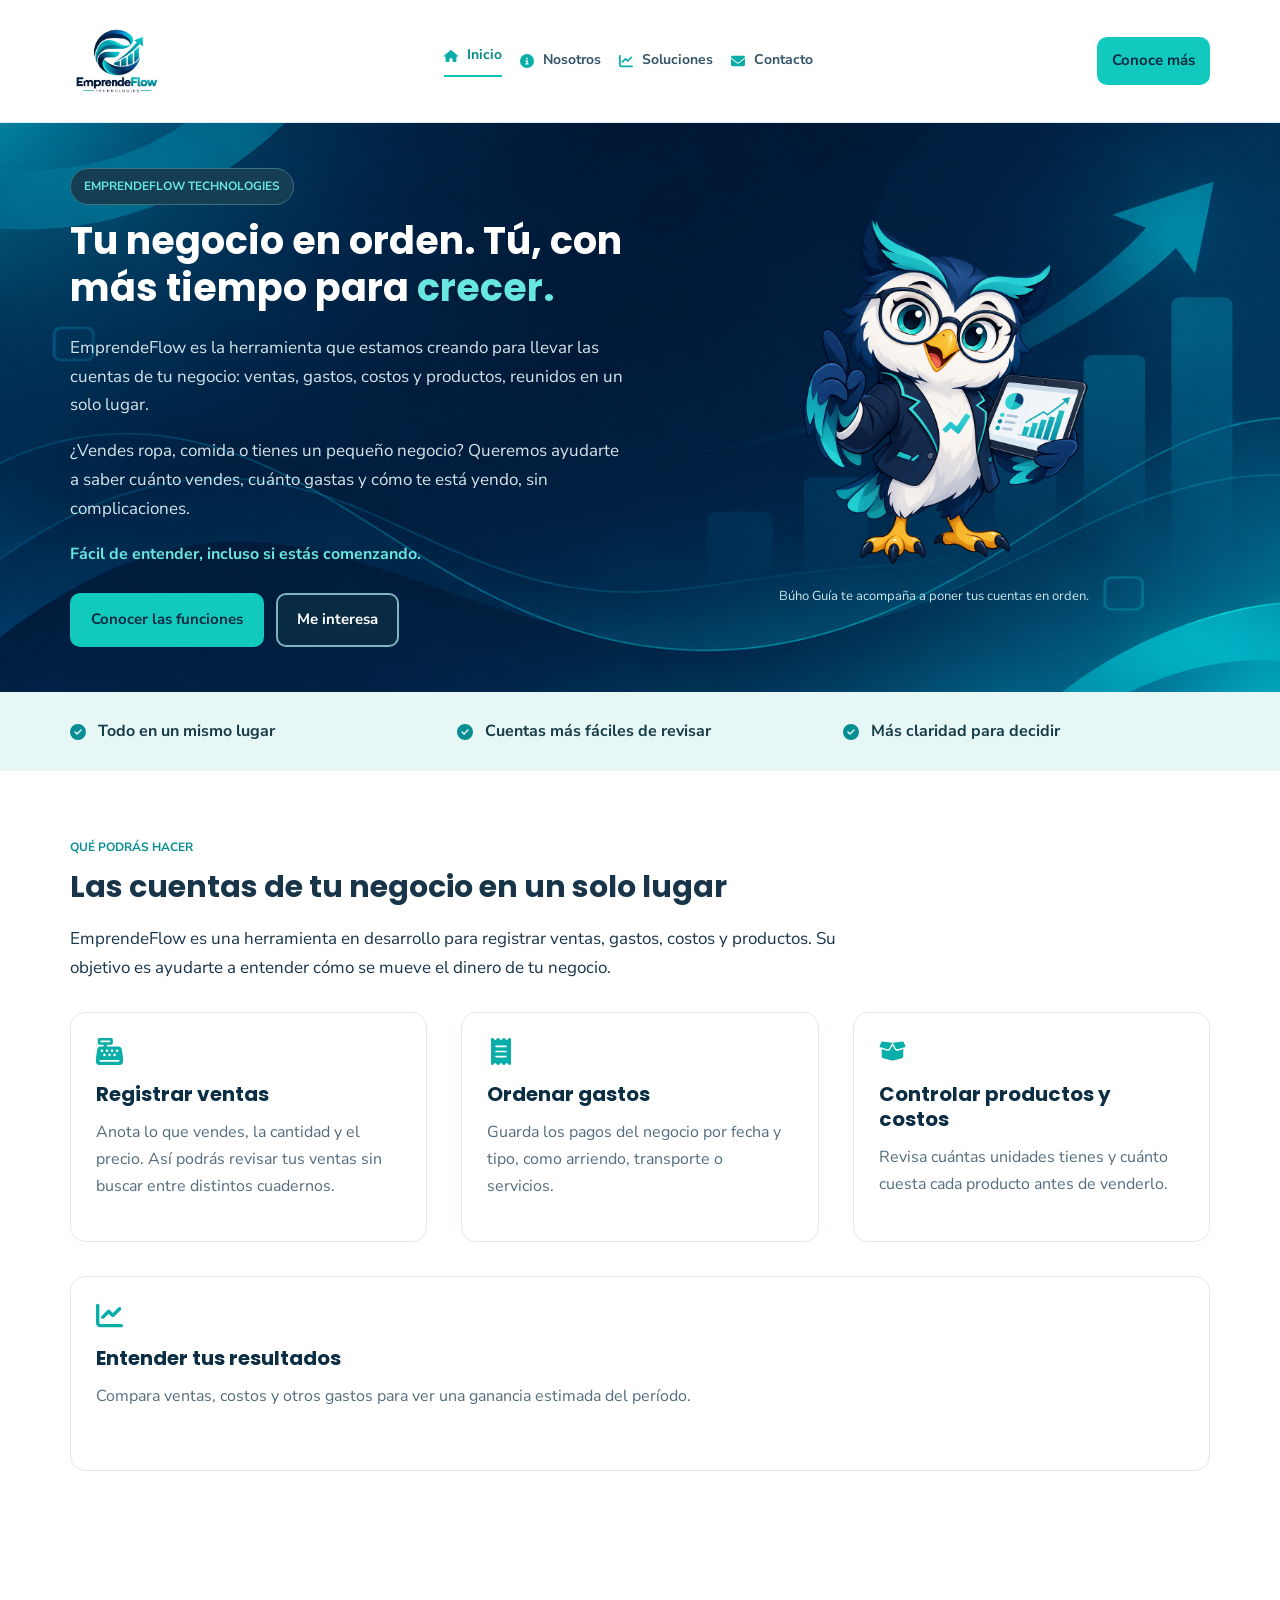
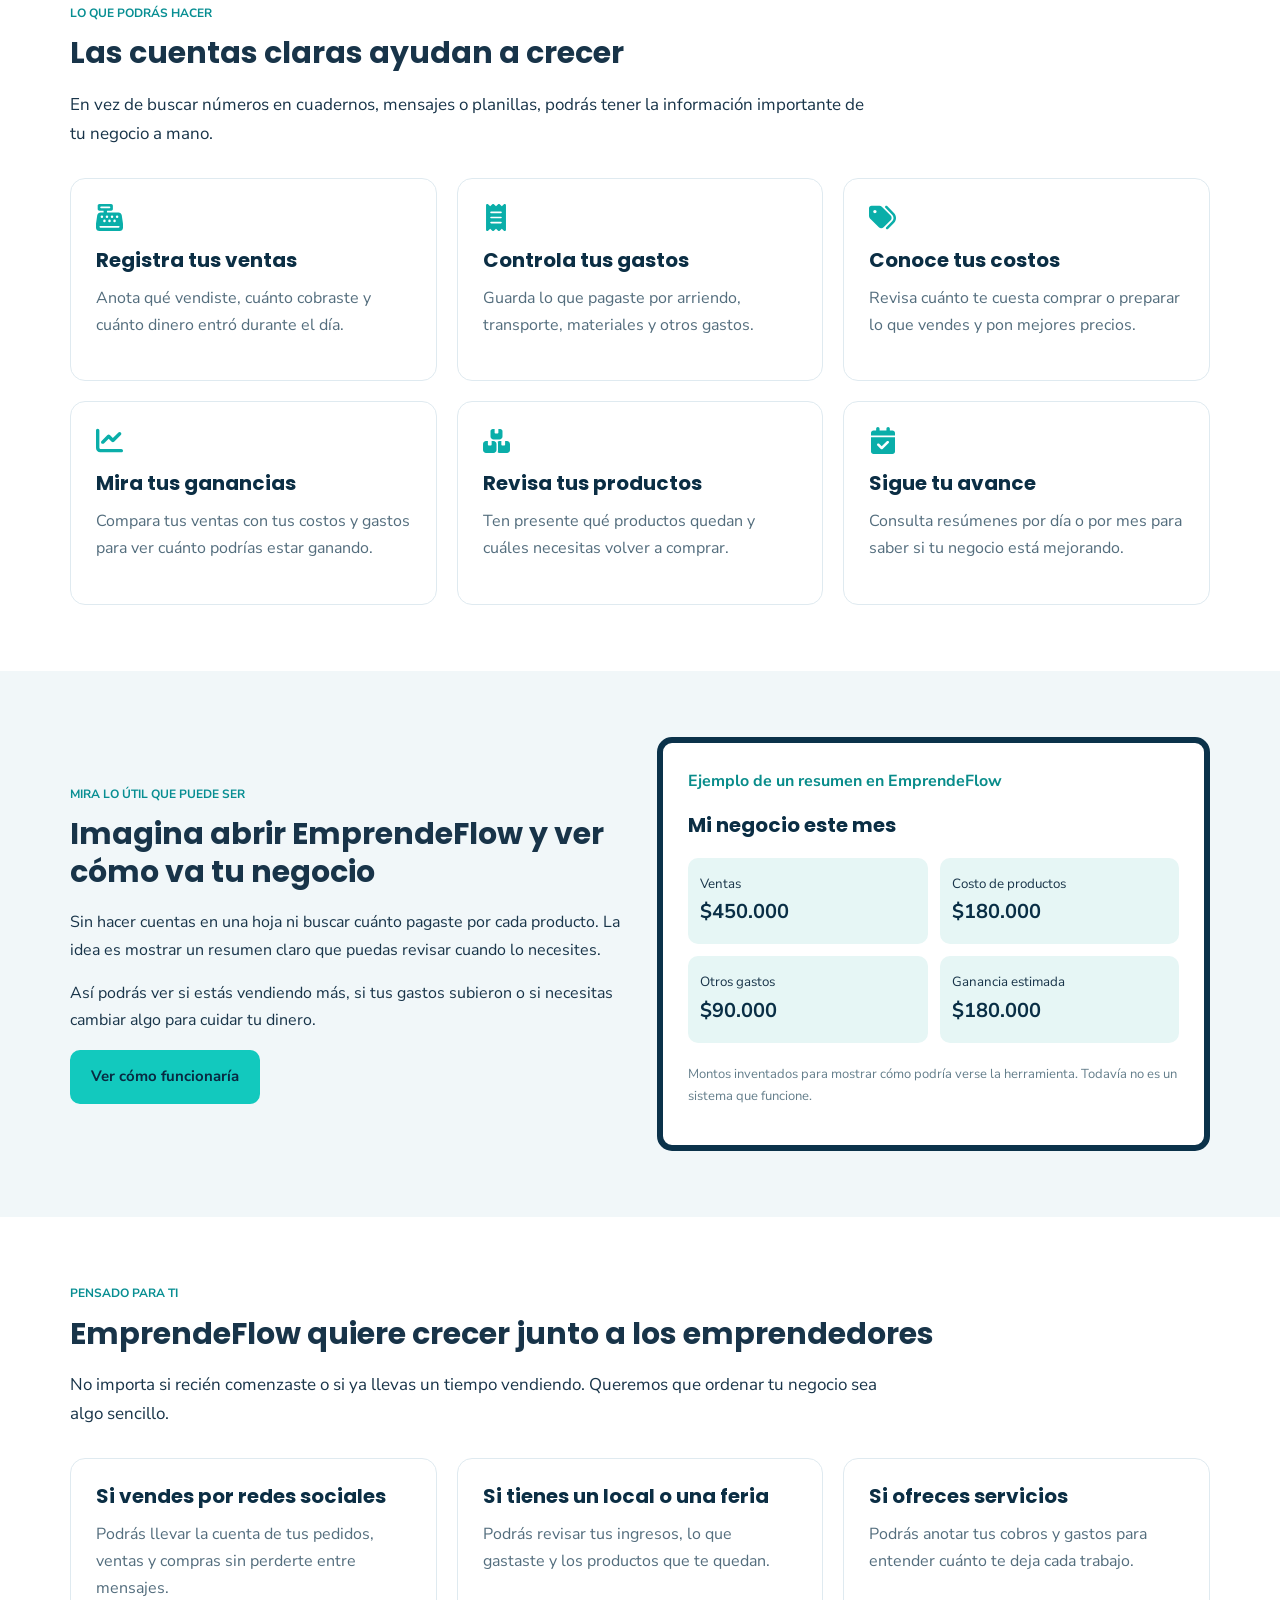
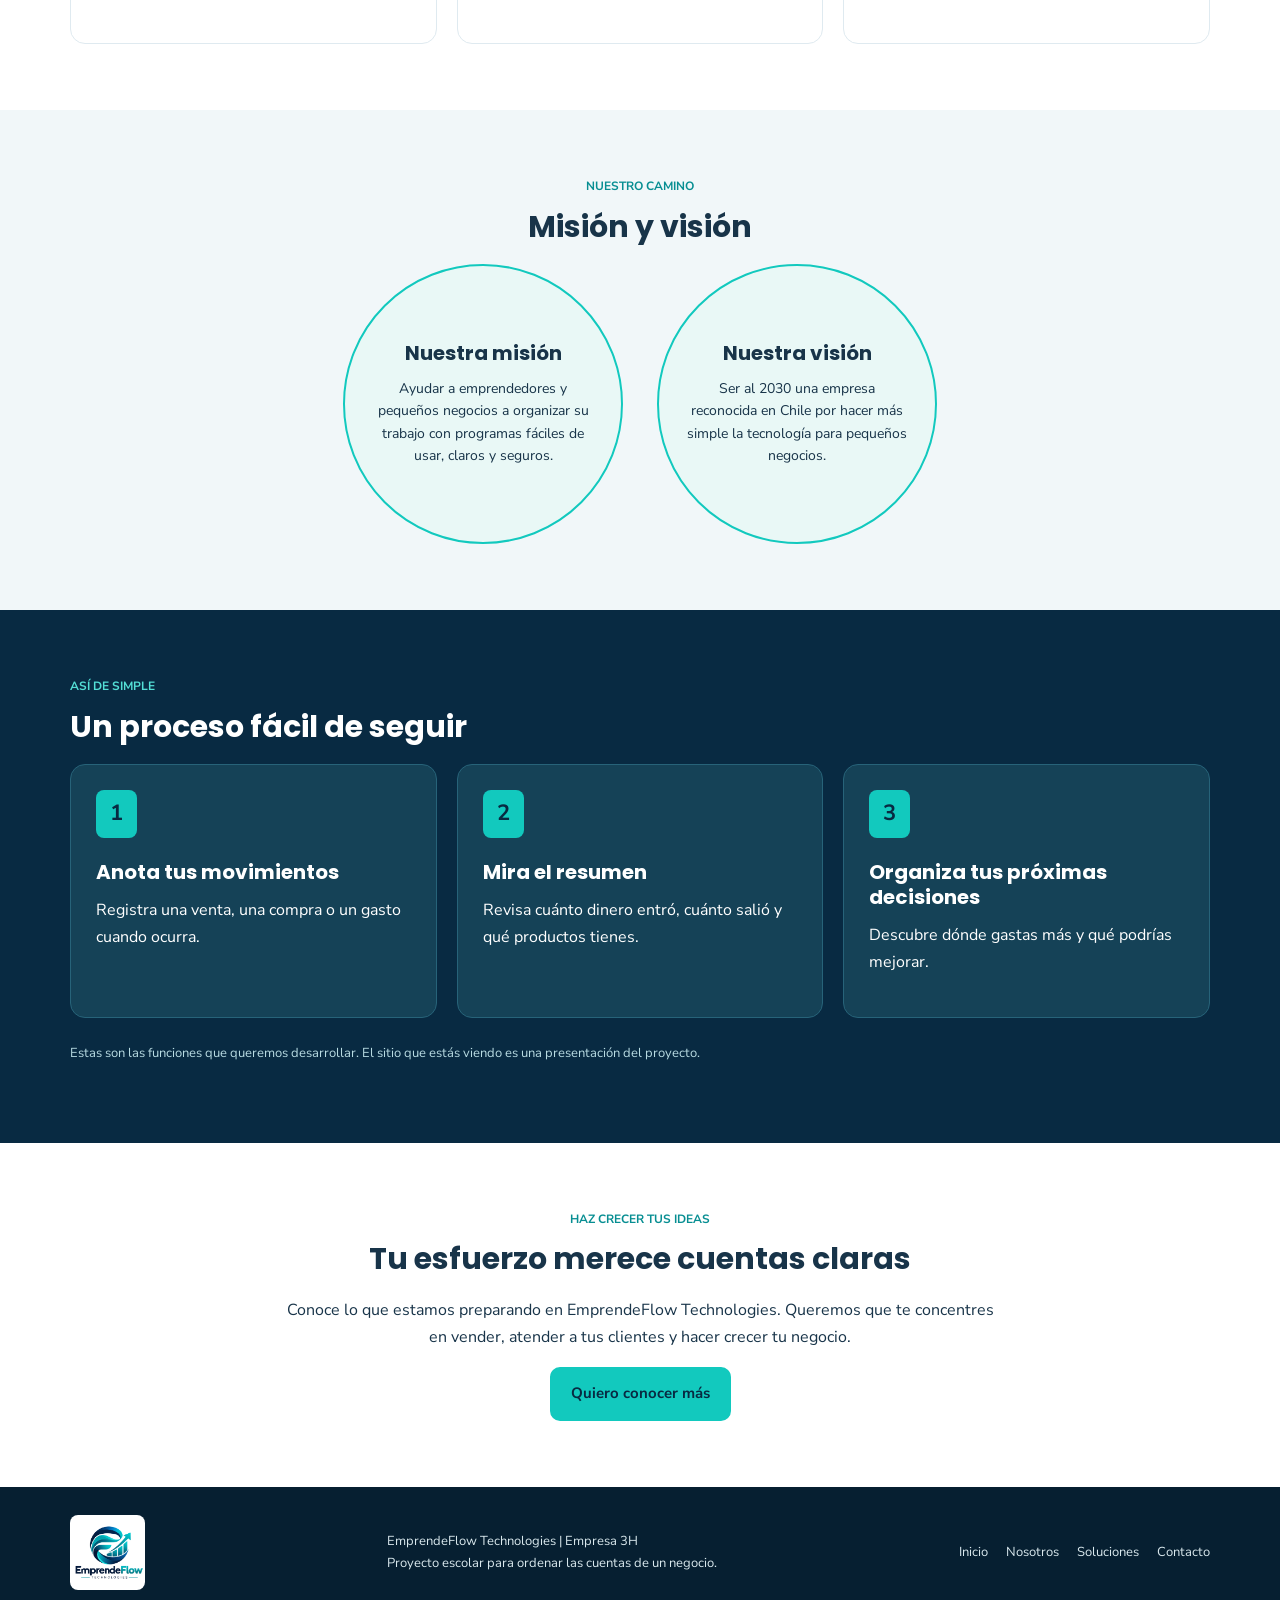
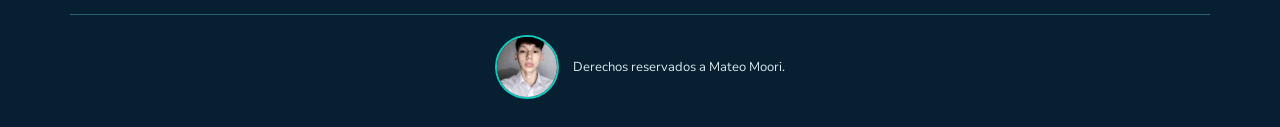
<file: index.html>
<!DOCTYPE html>
<html lang="es">
<head>
    <meta charset="UTF-8">
    <meta name="viewport" content="width=device-width, initial-scale=1.0">
    <meta name="description" content="EmprendeFlow es una herramienta en desarrollo para ordenar ventas, gastos, costos, productos y ganancias de pequeños negocios.">
    <title>Inicio | EmprendeFlow Technologies</title>
    <link rel="preconnect" href="https://fonts.googleapis.com">
    <link rel="preconnect" href="https://fonts.gstatic.com" crossorigin>
    <link rel="stylesheet" href="https://fonts.googleapis.com/css2?family=Poppins:wght@400;600;700">
    <link rel="stylesheet" href="https://fonts.googleapis.com/css2?family=Nunito+Sans:wght@400;600;700">

    <link rel="stylesheet" href="css/style.css">
    <link rel="stylesheet" href="css/index.css">
</head>
<body class="textito">





    <header class="cabecerita">
        <div class="barracita">
            <a class="loguito" href="index.html">
                <img src="img/logo2.png" alt="EmprendeFlow Technologies">
            </a>
            <nav class="menucito">
                <a href="index.html" class="enlacitoactivo"><img class="iconitomenu" src="img/iconos/navegacion/casa.svg" alt="" aria-hidden="true"> Inicio</a>
                <a href="nosotros.html"><img class="iconitomenu" src="img/iconos/navegacion/informacion.svg" alt="" aria-hidden="true"> Nosotros</a>
                <a href="soluciones.html"><img class="iconitomenu" src="img/iconos/finanzas/grafico.svg" alt="" aria-hidden="true"> Soluciones</a>
                <a href="contacto.html"><img class="iconitomenu" src="img/iconos/navegacion/sobre.svg" alt="" aria-hidden="true"> Contacto</a>
            </nav>
            <a class="miniboton" href="contacto.html">Conoce más</a>
        </div>
    </header>
    <main>
        <section class="portadita">
            <div class="contenedorportada">
                <div>

                    <p class="avisito">EMPRENDEFLOW TECHNOLOGIES</p>
                    <h1 class="titulito">Tu negocio en orden. Tú, con más tiempo para <span class="textitobrillante">crecer.</span></h1>
                    <p class="textitoportada">EmprendeFlow es la herramienta que estamos creando para llevar las cuentas de tu negocio: ventas, gastos, costos y productos, reunidos en un solo lugar.</p>
                    <p class="textitoportada">¿Vendes ropa, comida o tienes un pequeño negocio? Queremos ayudarte a saber cuánto vendes, cuánto gastas y cómo te está yendo, sin complicaciones.</p>
                    <p class="textitobrillante">Fácil de entender, incluso si estás comenzando.</p>
                    <div class="botonera">
                        <a class="botoncito" href="soluciones.html#funciones">Conocer las funciones</a>
                        <a class="botonborde" href="contacto.html">Me interesa</a>
                    </div>
                </div>
                <figure class="fotitoportada">
                    <img src="img/owl.png" alt="Búho Guía con una pantalla que muestra información de ventas">
                    <figcaption>Búho Guía te acompaña a poner tus cuentas en orden.</figcaption>
                </figure>
            </div>
        </section>

        <section class="franjita">
            <div class="contenedortriple">
                <p><img class="iconitofranja" src="img/iconos/generales/visto-franja.svg" alt="" aria-hidden="true"> Todo en un mismo lugar</p>
                <p><img class="iconitofranja" src="img/iconos/generales/visto-franja.svg" alt="" aria-hidden="true"> Cuentas más fáciles de revisar</p>
                <p><img class="iconitofranja" src="img/iconos/generales/visto-franja.svg" alt="" aria-hidden="true"> Más claridad para decidir</p>
            </div>
        </section>

        <section class="cajota" id="servicios">
            <div class="contenedorcito">
                <p class="minititulito">QUÉ PODRÁS HACER</p>
                <h2 class="titulito">Las cuentas de tu negocio en un solo lugar</h2>
                <p class="entradita">EmprendeFlow es una herramienta en desarrollo para registrar ventas, gastos, costos y productos. Su objetivo es ayudarte a entender cómo se mueve el dinero de tu negocio.</p>
                <div class="doscajitas">
                    <a class="cajitaclic" href="soluciones.html#funcion-ventas"><img class="iconito" src="img/iconos/finanzas/ventas.svg" alt="" aria-hidden="true"><h3 class="titulito">Registrar ventas</h3><p>Anota lo que vendes, la cantidad y el precio. Así podrás revisar tus ventas sin buscar entre distintos cuadernos.</p></a>
                    <a class="cajitaclic" href="soluciones.html#funcion-gastos"><img class="iconito" src="img/iconos/finanzas/boleta.svg" alt="" aria-hidden="true"><h3 class="titulito">Ordenar gastos</h3><p>Guarda los pagos del negocio por fecha y tipo, como arriendo, transporte o servicios.</p></a>
                    <a class="cajitaclic" href="soluciones.html#funcion-productos"><img class="iconito" src="img/iconos/productos/caja.svg" alt="" aria-hidden="true"><h3 class="titulito">Controlar productos y costos</h3><p>Revisa cuántas unidades tienes y cuánto cuesta cada producto antes de venderlo.</p></a>
                    <a class="cajitaclic" href="soluciones.html#funcion-ganancias"><img class="iconito" src="img/iconos/finanzas/grafico.svg" alt="" aria-hidden="true"><h3 class="titulito">Entender tus resultados</h3><p>Compara ventas, costos y otros gastos para ver una ganancia estimada del período.</p></a>
                </div>
            </div>
        </section>

        <section class="cajota" id="ventajas">

            <div class="contenedorcito">
                <p class="minititulito">LO QUE PODRÁS HACER</p>
                <h2 class="titulito">Las cuentas claras ayudan a crecer</h2>
                <p class="entradita">En vez de buscar números en cuadernos, mensajes o planillas, podrás tener la información importante de tu negocio a mano.</p>

                <div class="trescajitas">

                    <article class="cajitaservicio">
                        <img class="iconito" src="img/iconos/finanzas/ventas.svg" alt="" aria-hidden="true"><h3 class="titulito">Registra tus ventas</h3>
                        <p>Anota qué vendiste, cuánto cobraste y cuánto dinero entró durante el día.</p>
                    </article>

                    <article class="cajitaservicio">
                        <img class="iconito" src="img/iconos/finanzas/boleta.svg" alt="" aria-hidden="true"><h3 class="titulito">Controla tus gastos</h3>
                        <p>Guarda lo que pagaste por arriendo, transporte, materiales y otros gastos.</p>
                    </article>

                    <article class="cajitaservicio">
                        <img class="iconito" src="img/iconos/productos/etiquetas.svg" alt="" aria-hidden="true"><h3 class="titulito">Conoce tus costos</h3>
                        <p>Revisa cuánto te cuesta comprar o preparar lo que vendes y pon mejores precios.</p>
                    </article>

                    <article class="cajitaservicio">
                        <img class="iconito" src="img/iconos/finanzas/grafico.svg" alt="" aria-hidden="true"><h3 class="titulito">Mira tus ganancias</h3>
                        <p>Compara tus ventas con tus costos y gastos para ver cuánto podrías estar ganando.</p>
                    </article>

                    <article class="cajitaservicio">

                        <img class="iconito" src="img/iconos/productos/cajas.svg" alt="" aria-hidden="true"><h3 class="titulito">Revisa tus productos</h3>
                        <p>Ten presente qué productos quedan y cuáles necesitas volver a comprar.</p>
                    </article>

                    <article class="cajitaservicio">
                        <img class="iconito" src="img/iconos/generales/calendario-visto.svg" alt="" aria-hidden="true"><h3 class="titulito">Sigue tu avance</h3>
                        <p>Consulta resúmenes por día o por mes para saber si tu negocio está mejorando.</p>
                    </article>
                </div>
            </div>
        </section>

        <section class="cajotaclara" id="ejemplo">
            <div class="cajitafototexto">
                <div>
                    <p class="minititulito">MIRA LO ÚTIL QUE PUEDE SER</p>
                    <h2 class="titulito">Imagina abrir EmprendeFlow y ver cómo va tu negocio</h2>
                    <p>Sin hacer cuentas en una hoja ni buscar cuánto pagaste por cada producto. La idea es mostrar un resumen claro que puedas revisar cuando lo necesites.</p>
                    <p>Así podrás ver si estás vendiendo más, si tus gastos subieron o si necesitas cambiar algo para cuidar tu dinero.</p>
                    <a class="botoncito" href="soluciones.html#ejemplo">Ver cómo funcionaría</a>
                </div>
                <figure class="cajitapantalla">
                    <figcaption class="titulopantallita">Ejemplo de un resumen en EmprendeFlow</figcaption>
                    <h3 class="titulito">Mi negocio este mes</h3>
                    <div class="dosnumeritos">
                        <p><small>Ventas</small><strong>$450.000</strong></p>
                        <p><small>Costo de productos</small><strong>$180.000</strong></p>
                        <p><small>Otros gastos</small><strong>$90.000</strong></p>
                        <p><small>Ganancia estimada</small><strong>$180.000</strong></p>
                    </div>
                    <p class="minitextito">Montos inventados para mostrar cómo podría verse la herramienta. Todavía no es un sistema que funcione.</p>
                </figure>
            </div>
        </section>

        <section class="cajota" id="personas">
            <div class="contenedorcito">
                <p class="minititulito">PENSADO PARA TI</p>
                <h2 class="titulito">EmprendeFlow quiere crecer junto a los emprendedores</h2>
                <p class="entradita">No importa si recién comenzaste o si ya llevas un tiempo vendiendo. Queremos que ordenar tu negocio sea algo sencillo.</p>
                <div class="trescajitas">
                    <article class="cajita">
                        <h3 class="titulito">Si vendes por redes sociales</h3>
                        <p>Podrás llevar la cuenta de tus pedidos, ventas y compras sin perderte entre mensajes.</p>
                    </article>
                    <article class="cajita">
                        <h3 class="titulito">Si tienes un local o una feria</h3>
                        <p>Podrás revisar tus ingresos, lo que gastaste y los productos que te quedan.</p>
                    </article>
                    <article class="cajita">
                        <h3 class="titulito">Si ofreces servicios</h3>
                        <p>Podrás anotar tus cobros y gastos para entender cuánto te deja cada trabajo.</p>
                    </article>
                </div>
            </div>
        </section>

        <section class="cajotaclara" id="mision-vision">
            <div class="contenedorcito">
                <div class="centradito">
                    <p class="minititulito">NUESTRO CAMINO</p>
                    <h2 class="titulito">Misión y visión</h2>
                </div>
                <div class="cajotacirculos">
                    <article class="circulito">
                        <h3 class="titulito">Nuestra misión</h3>
                        <p>Ayudar a emprendedores y pequeños negocios a organizar su trabajo con programas fáciles de usar, claros y seguros.</p>
                    </article>
                    <article class="circulito">
                        <h3 class="titulito">Nuestra visión</h3>
                        <p>Ser al 2030 una empresa reconocida en Chile por hacer más simple la tecnología para pequeños negocios.</p>
                    </article>
                </div>
            </div>
        </section>

        <section class="cajotaazul" id="pasos">
            <div class="contenedorcito">
                <p class="minititulito">ASÍ DE SIMPLE</p>
                <h2 class="titulito">Un proceso fácil de seguir</h2>
                <div class="trescajitas">
                    <article class="cajitapasito">
                        <p class="numerito">1</p>
                        <h3 class="titulito">Anota tus movimientos</h3>
                        <p>Registra una venta, una compra o un gasto cuando ocurra.</p>
                    </article>
                    <article class="cajitapasito">
                        <p class="numerito">2</p>
                        <h3 class="titulito">Mira el resumen</h3>
                        <p>Revisa cuánto dinero entró, cuánto salió y qué productos tienes.</p>
                    </article>
                    <article class="cajitapasito">
                        <p class="numerito">3</p>
                        <h3 class="titulito">Organiza tus próximas decisiones</h3>
                        <p>Descubre dónde gastas más y qué podrías mejorar.</p>
                    </article>
                </div>
                <p class="notita">Estas son las funciones que queremos desarrollar. El sitio que estás viendo es una presentación del proyecto.</p>
            </div>
        </section>

        <section class="cajotafinal" id="conocer">
            <div class="contenedorcentrado">
                <p class="minititulito">HAZ CRECER TUS IDEAS</p>
                <h2 class="titulito">Tu esfuerzo merece cuentas claras</h2>
                <p>Conoce lo que estamos preparando en EmprendeFlow Technologies. Queremos que te concentres en vender, atender a tus clientes y hacer crecer tu negocio.</p>
                <a class="botoncito" href="contacto.html">Quiero conocer más</a>
            </div>
        </section>
    </main>
    <footer class="piecito">
        <div class="contenedorpie">
            <a class="loguito" href="index.html">
                <img src="img/logo2.png" alt="EmprendeFlow Technologies">
            </a>
            <div>
                <p>EmprendeFlow Technologies | Empresa 3H</p>
                <p>Proyecto escolar para ordenar las cuentas de un negocio.</p>
            </div>
            <nav class="menucitopie" aria-label="Navegación del pie de página">
                <a href="index.html">Inicio</a>
                <a href="nosotros.html">Nosotros</a>
                <a href="soluciones.html">Soluciones</a>
                <a href="contacto.html">Contacto</a>
            </nav>
        </div>
        <div class="cajitaderechos">
            <img class="fotitomateo" src="img/mateo.jpg" alt="Fotografía de Mateo Moori" width="64" height="64" loading="lazy">
            <p>Derechos reservados a Mateo Moori.</p>
        </div>
    </footer>

</body>
</html>
</file>
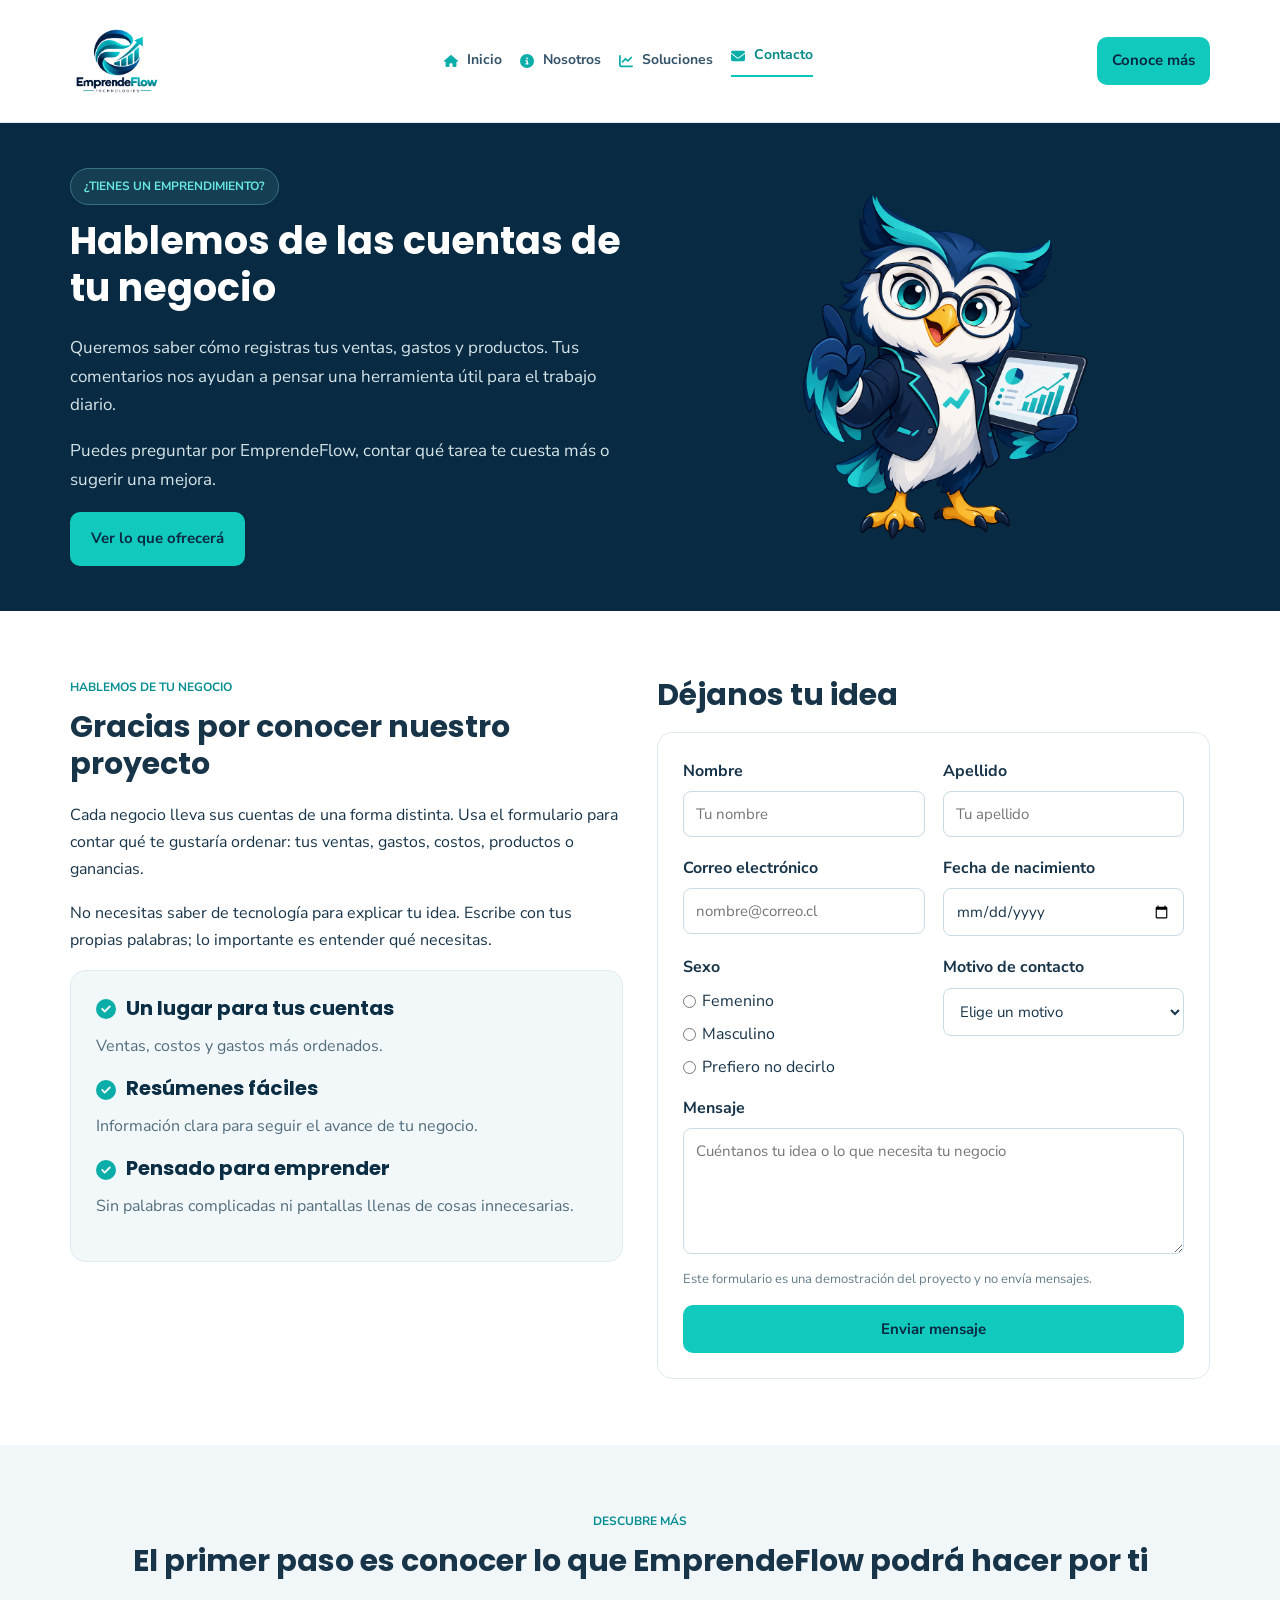
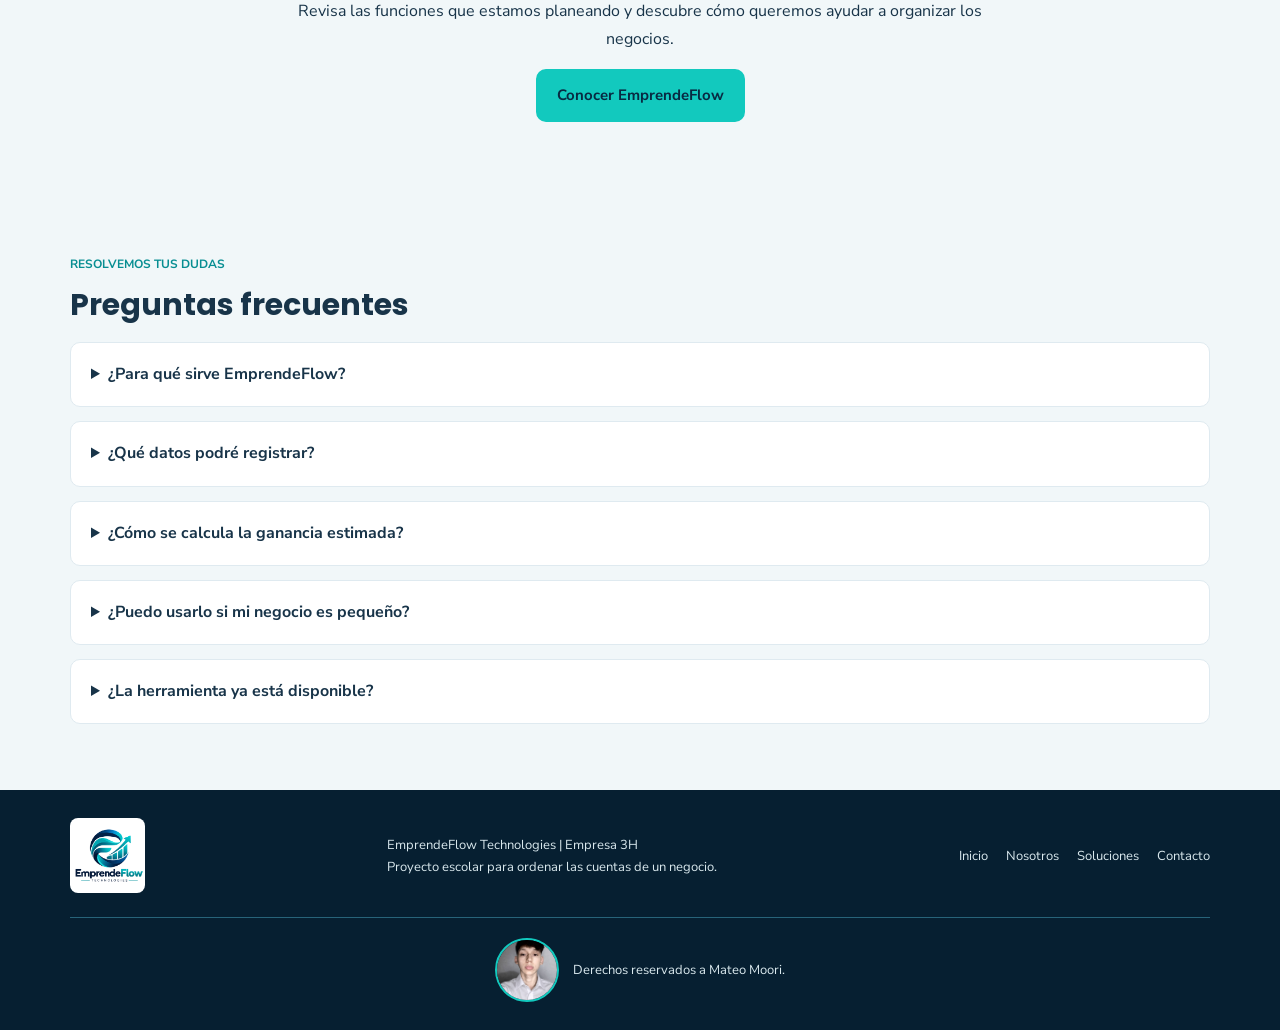
<file: contacto.html>
<!DOCTYPE html>
<html lang="es">
<head>
    <meta charset="UTF-8">
    <meta name="viewport" content="width=device-width, initial-scale=1.0">
    <meta name="description" content="Conoce EmprendeFlow y descubre cómo podrá ayudar a organizar las cuentas de tu emprendimiento.">
    <title>Contacto | EmprendeFlow Technologies</title>
    <link rel="preconnect" href="https://fonts.googleapis.com">
    <link rel="preconnect" href="https://fonts.gstatic.com" crossorigin>
    <link rel="stylesheet" href="https://fonts.googleapis.com/css2?family=Poppins:wght@400;600;700">
    <link rel="stylesheet" href="https://fonts.googleapis.com/css2?family=Nunito+Sans:wght@400;600;700">
    <link rel="stylesheet" href="css/style.css">
    <link rel="stylesheet" href="css/contacto.css">
</head>



<body class="textito">
    <header class="cabecerita">
        <div class="barracita">
            <a class="loguito" href="index.html">
                <img src="img/logo2.png" alt="EmprendeFlow Technologies">
            </a>
            <nav class="menucito">
                <a href="index.html"><img class="iconitomenu" src="img/iconos/navegacion/casa.svg" alt="" aria-hidden="true"> Inicio</a>
                <a href="nosotros.html"><img class="iconitomenu" src="img/iconos/navegacion/informacion.svg" alt="" aria-hidden="true"> Nosotros</a>
                <a href="soluciones.html"><img class="iconitomenu" src="img/iconos/finanzas/grafico.svg" alt="" aria-hidden="true"> Soluciones</a>
                <a href="contacto.html" class="enlacitoactivo"><img class="iconitomenu" src="img/iconos/navegacion/sobre.svg" alt="" aria-hidden="true"> Contacto</a>
            </nav>
            <a class="miniboton" href="contacto.html">Conoce más</a>
        </div>
    </header>



    <main>
        <section class="portadacortita">
            <div class="contenedorportada">
                <div>
                    <p class="avisito">¿TIENES UN EMPRENDIMIENTO?</p>
                    <h1 class="titulito">Hablemos de las cuentas de tu negocio</h1>
                    <p class="textitoportada">Queremos saber cómo registras tus ventas, gastos y productos. Tus comentarios nos ayudan a pensar una herramienta útil para el trabajo diario.</p>
                    <p class="textitoportada">Puedes preguntar por EmprendeFlow, contar qué tarea te cuesta más o sugerir una mejora.</p>
                    <a class="botoncito" href="soluciones.html">Ver lo que ofrecerá</a>
                </div>
                <figure class="fotitoportada">
                    <img src="img/owl.png" alt="Búho Guía, mascota de EmprendeFlow Technologies">
                </figure>
            </div>
        </section>

        <section class="cajota" id="contacto">
            <div class="contenedordoble">
                <section>
                    <p class="minititulito">HABLEMOS DE TU NEGOCIO</p>
                    <h2 class="titulito">Gracias por conocer nuestro proyecto</h2>
                    <p>Cada negocio lleva sus cuentas de una forma distinta. Usa el formulario para contar qué te gustaría ordenar: tus ventas, gastos, costos, productos o ganancias.</p>
                    <p>No necesitas saber de tecnología para explicar tu idea. Escribe con tus propias palabras; lo importante es entender qué necesitas.</p>
                    <article class="cajitaclara">
                        <h3 class="titulito"><img class="iconitochico" src="img/iconos/generales/visto.svg" alt="" aria-hidden="true"> Un lugar para tus cuentas</h3>
                        <p>Ventas, costos y gastos más ordenados.</p>
                        <h3 class="titulito"><img class="iconitochico" src="img/iconos/generales/visto.svg" alt="" aria-hidden="true"> Resúmenes fáciles</h3>
                        <p>Información clara para seguir el avance de tu negocio.</p>
                        <h3 class="titulito"><img class="iconitochico" src="img/iconos/generales/visto.svg" alt="" aria-hidden="true"> Pensado para emprender</h3>
                        <p>Sin palabras complicadas ni pantallas llenas de cosas innecesarias.</p>
                    </article>
                </section>



                <section>
                    <h2 class="titulito">Déjanos tu idea</h2>
                    <form id="formulario-contacto" class="cajitaformulario" action="#" method="post">
                        <div class="parejitas">
                            <div class="campito">
                                <label for="nombre">Nombre</label>
                                <input id="nombre" name="nombre" type="text" autocomplete="given-name" placeholder="Tu nombre" required>
                            </div>
                            <div class="campito">
                                <label for="apellido">Apellido</label>
                                <input id="apellido" name="apellido" type="text" autocomplete="family-name" placeholder="Tu apellido" required>
                            </div>
                            <div class="campito">
                                <label for="correo">Correo electrónico</label>
                                <input id="correo" name="correo" type="email" autocomplete="email" placeholder="nombre@correo.cl" required>
                            </div>
                            <div class="campito">
                                <label for="fecha-nacimiento">Fecha de nacimiento</label>
                                <input id="fecha-nacimiento" name="fecha_nacimiento" type="date" autocomplete="bday" required>
                            </div>
                            <fieldset class="campitosexo">
                                <legend>Sexo</legend>
                                <div class="opcioncitas">
                                    <label for="sexo-femenino"><input id="sexo-femenino" name="sexo" type="radio" value="femenino" required> Femenino</label>
                                    <label for="sexo-masculino"><input id="sexo-masculino" name="sexo" type="radio" value="masculino" required> Masculino</label>
                                    <label for="sexo-no-indica"><input id="sexo-no-indica" name="sexo" type="radio" value="prefiero-no-decirlo" required> Prefiero no decirlo</label>
                                </div>
                            </fieldset>
                            <div class="campito">
                                <label for="motivo">Motivo de contacto</label>
                                <select id="motivo" name="motivo" required>
                                    <option value="">Elige un motivo</option>
                                    <option value="ventas">Registrar ventas</option>
                                    <option value="gastos-costos">Ordenar gastos y costos</option>
                                    <option value="productos">Controlar productos</option>
                                    <option value="ganancias">Revisar mis ganancias</option>
                                    <option value="otra-consulta">Otra consulta</option>
                                </select>
                            </div>
                        </div>
                        <div class="campito">
                            <label for="mensaje">Mensaje</label>
                            <textarea id="mensaje" name="mensaje" rows="5" placeholder="Cuéntanos tu idea o lo que necesita tu negocio" required></textarea>
                        </div>
                        <p id="aviso-formulario" class="minitextito">Este formulario es una demostración del proyecto y no envía mensajes.</p>
                        <button class="botoncito" type="submit">Enviar mensaje</button>
                    </form>
                </section>
            </div>
        </section>

        <section class="cajotaclara">
            <div class="contenedorcentrado">
                <p class="minititulito">DESCUBRE MÁS</p>
                <h2 class="titulito">El primer paso es conocer lo que EmprendeFlow podrá hacer por ti</h2>
                <p>Revisa las funciones que estamos planeando y descubre cómo queremos ayudar a organizar los negocios.</p>
                <a class="botoncito" href="soluciones.html">Conocer EmprendeFlow</a>
            </div>
        </section>


        <section class="cajotaclara" id="preguntas-frecuentes">
            <div class="contenedorcito">
                <p class="minititulito">RESOLVEMOS TUS DUDAS</p>
                <h2 class="titulito">Preguntas frecuentes</h2>
                <div class="preguntitas">
                    <details class="preguntita">
                        <summary>¿Para qué sirve EmprendeFlow?</summary>
                        <div class="respuestita"><p>La idea es reunir las ventas, los gastos, los costos y los productos de un pequeño negocio. Así podrás consultar tus cuentas sin buscar datos en distintos lugares.</p></div>
                    </details>
                    <details class="preguntita">
                        <summary>¿Qué datos podré registrar?</summary>
                        <div class="respuestita"><p>Se propone registrar la fecha y el monto de cada venta o gasto, los productos vendidos, su costo y las unidades disponibles. Esos datos ayudarán a preparar resúmenes del negocio.</p></div>
                    </details>
                    <details class="preguntita">
                        <summary>¿Cómo se calcula la ganancia estimada?</summary>
                        <div class="respuestita"><p>Se resta a las ventas el costo de los productos vendidos y los demás gastos registrados. Si falta anotar algún costo o gasto, la estimación puede ser distinta del resultado real.</p></div>
                    </details>
                    <details class="preguntita">
                        <summary>¿Puedo usarlo si mi negocio es pequeño?</summary>
                        <div class="respuestita"><p>Ese es el público al que está dirigida la idea: personas que venden desde casa, en ferias, por redes sociales o en un local, y que necesitan llevar sus cuentas con más orden.</p></div>
                    </details>
                    <details class="preguntita">
                        <summary>¿La herramienta ya está disponible?</summary>
                        <div class="respuestita"><p>Por ahora, este sitio presenta un proyecto en desarrollo. Muestra ideas y ejemplos, pero todavía no permite registrar movimientos ni guardar las cuentas de un negocio.</p></div>
                    </details>
                </div>
            </div>
        </section>
    </main>




    <footer class="piecito">
        <div class="contenedorpie">
            <a class="loguito" href="index.html">
                <img src="img/logo2.png" alt="EmprendeFlow Technologies">
            </a>
            <div>
                <p>EmprendeFlow Technologies | Empresa 3H</p>
                <p>Proyecto escolar para ordenar las cuentas de un negocio.</p>
            </div>
            <nav class="menucitopie" aria-label="Navegación del pie de página">
                <a href="index.html">Inicio</a>
                <a href="nosotros.html">Nosotros</a>
                <a href="soluciones.html">Soluciones</a>
                <a href="contacto.html">Contacto</a>
            </nav>
        </div>
        <div class="cajitaderechos">
            <img class="fotitomateo" src="img/mateo.jpg" alt="Fotografía de Mateo Moori" width="64" height="64" loading="lazy">
            <p>Derechos reservados a Mateo Moori.</p>
        </div>
    </footer>

</body>
</html>
</file>
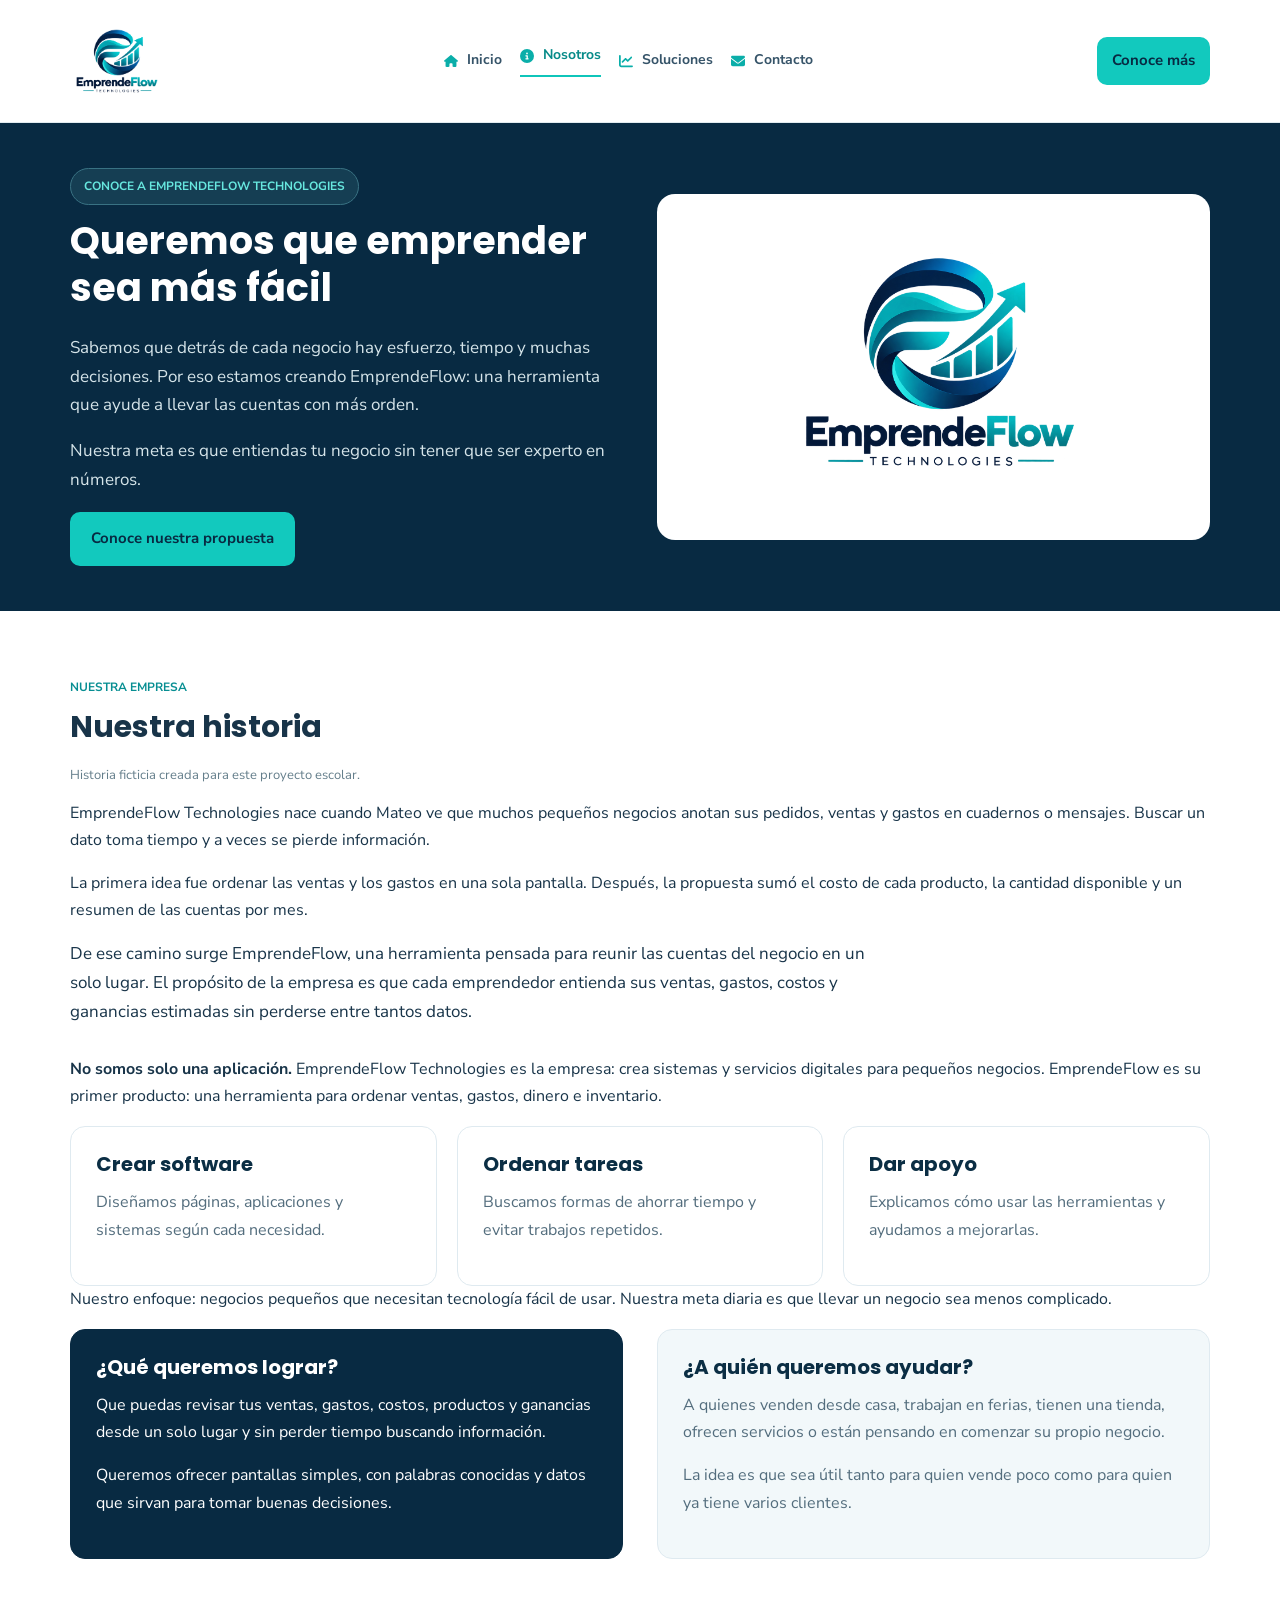
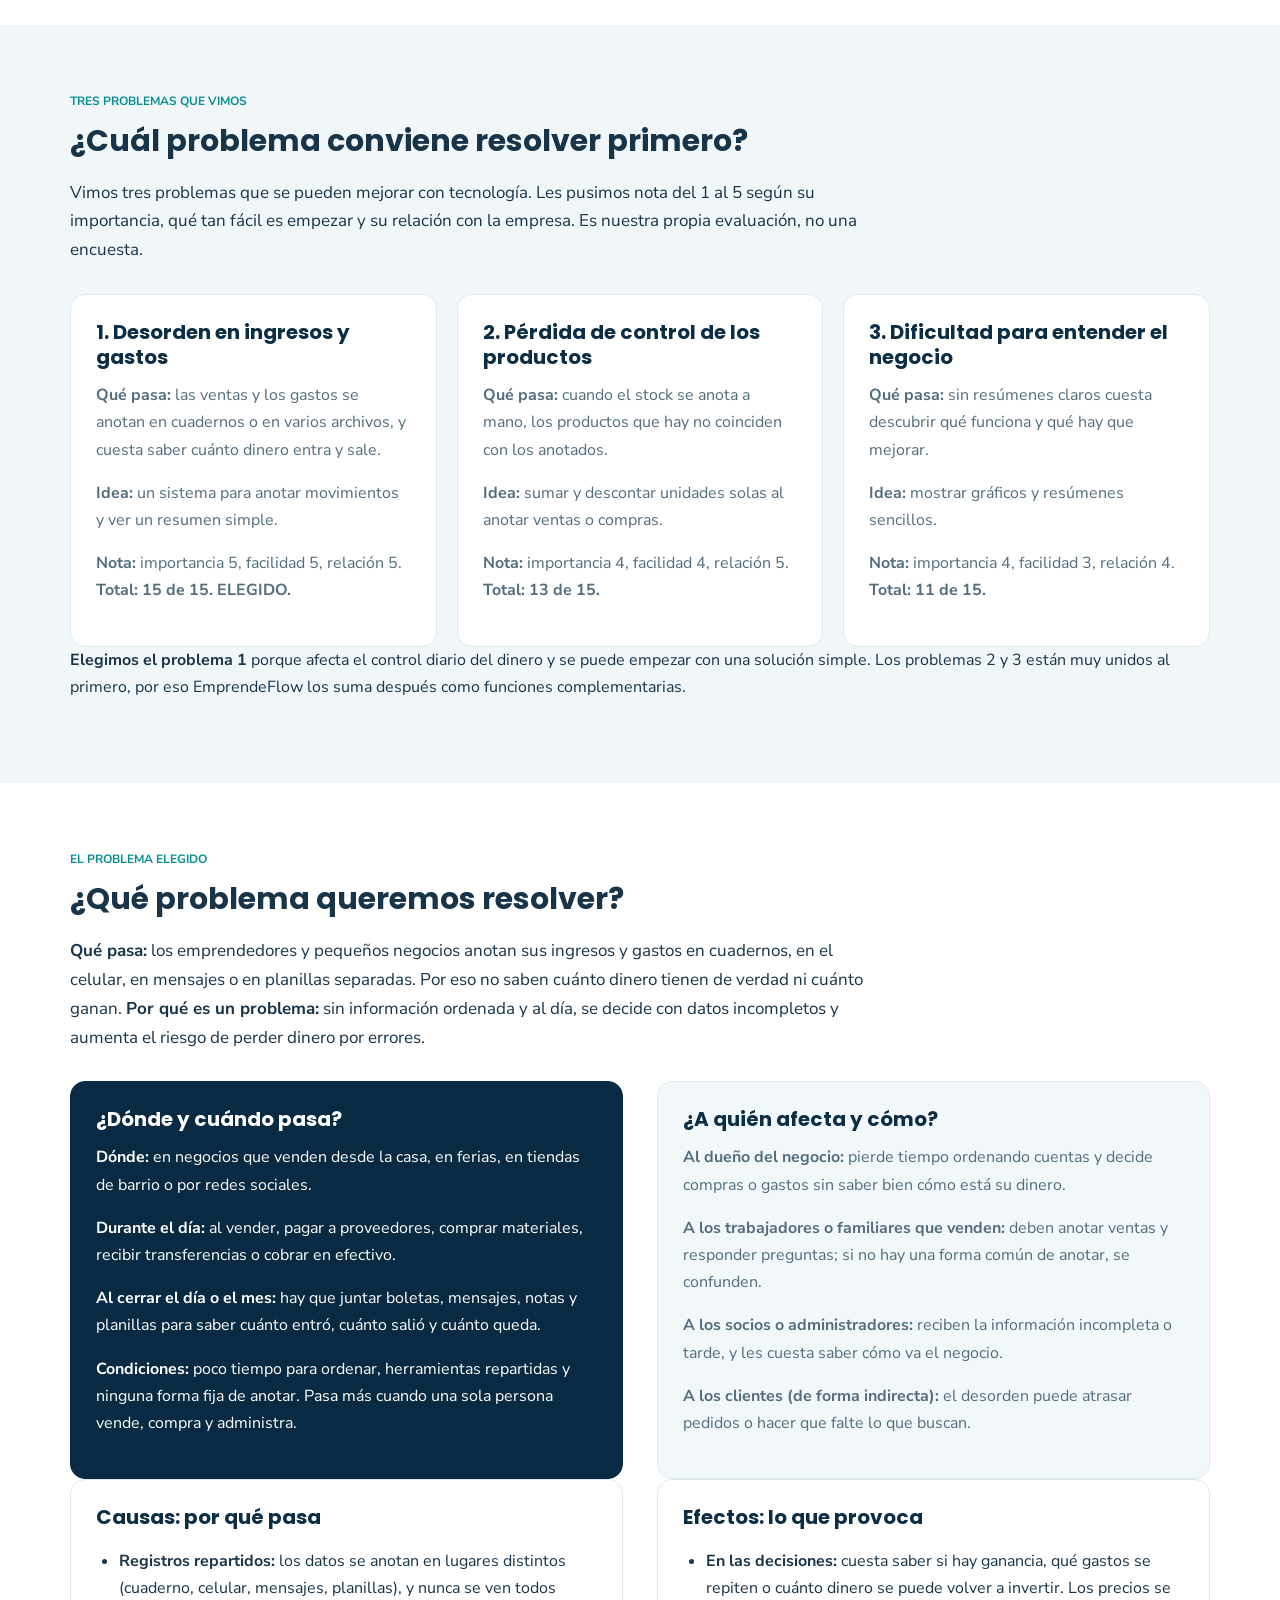
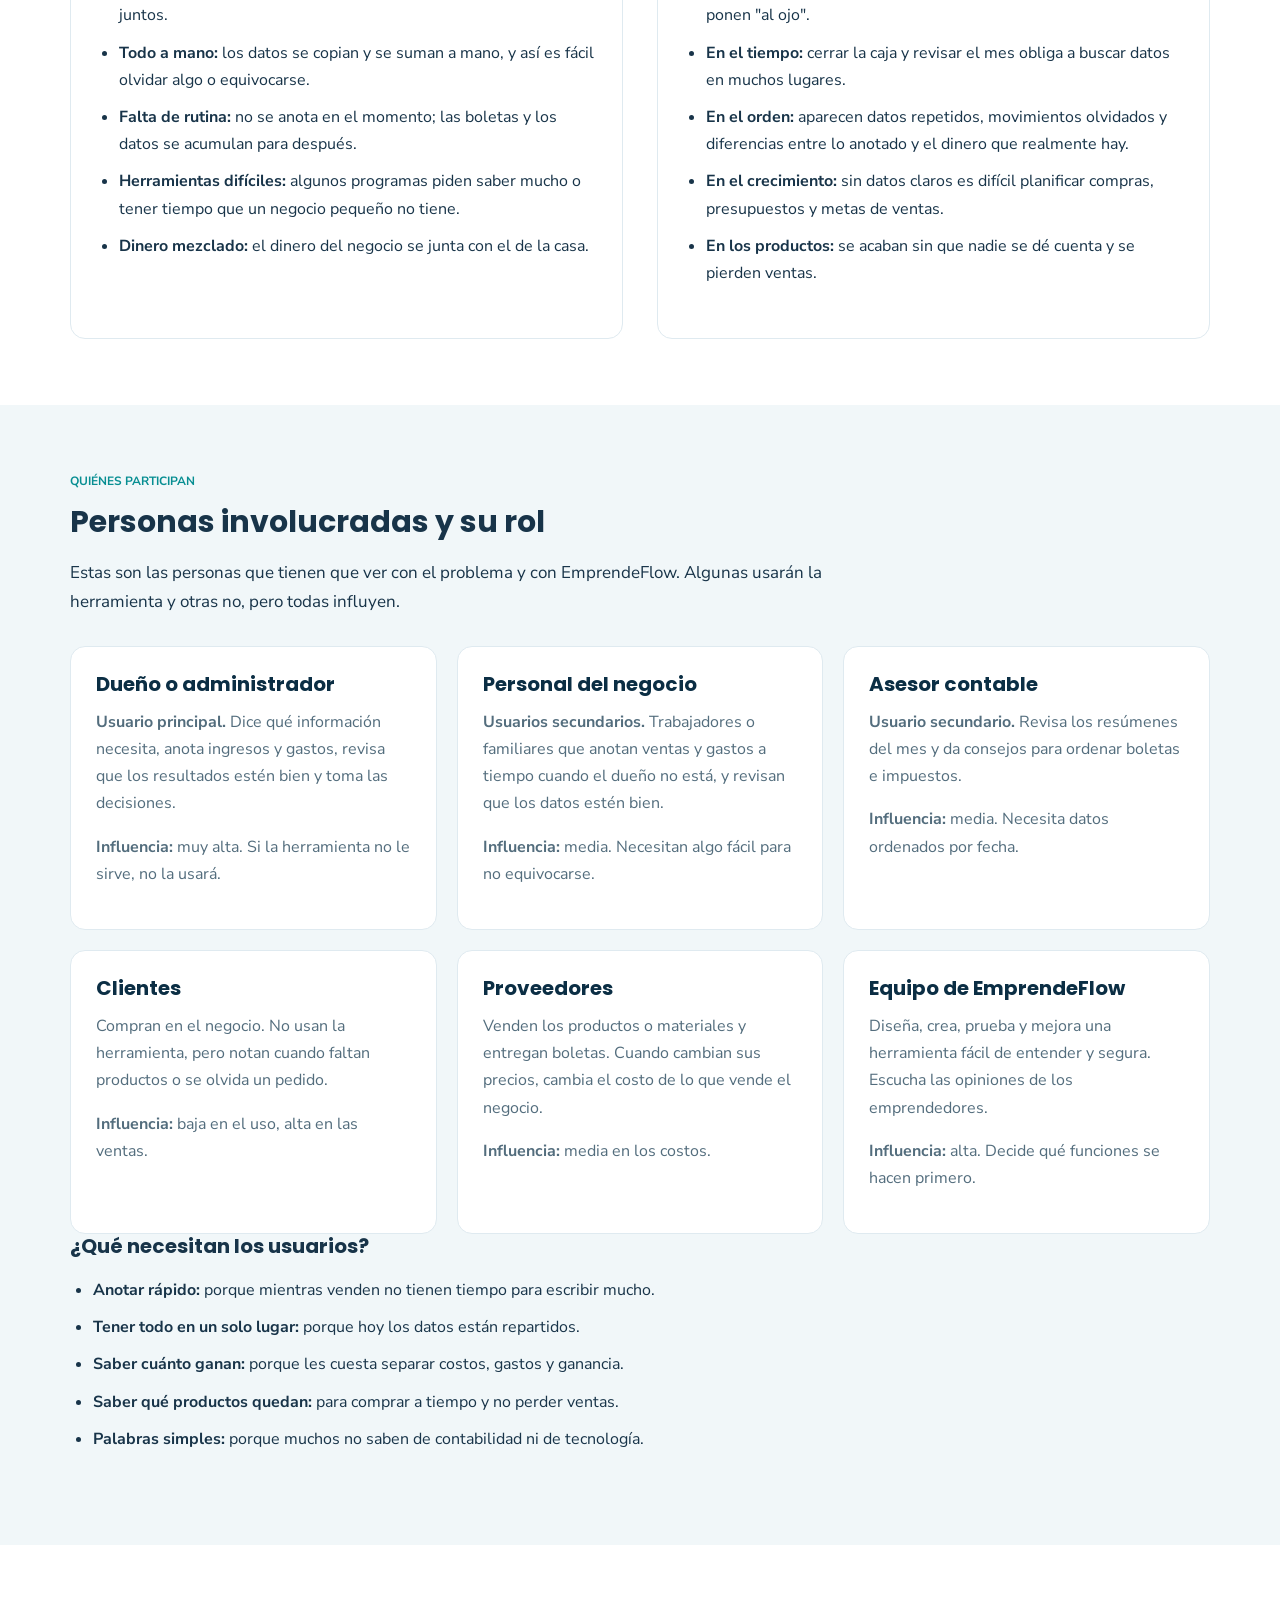
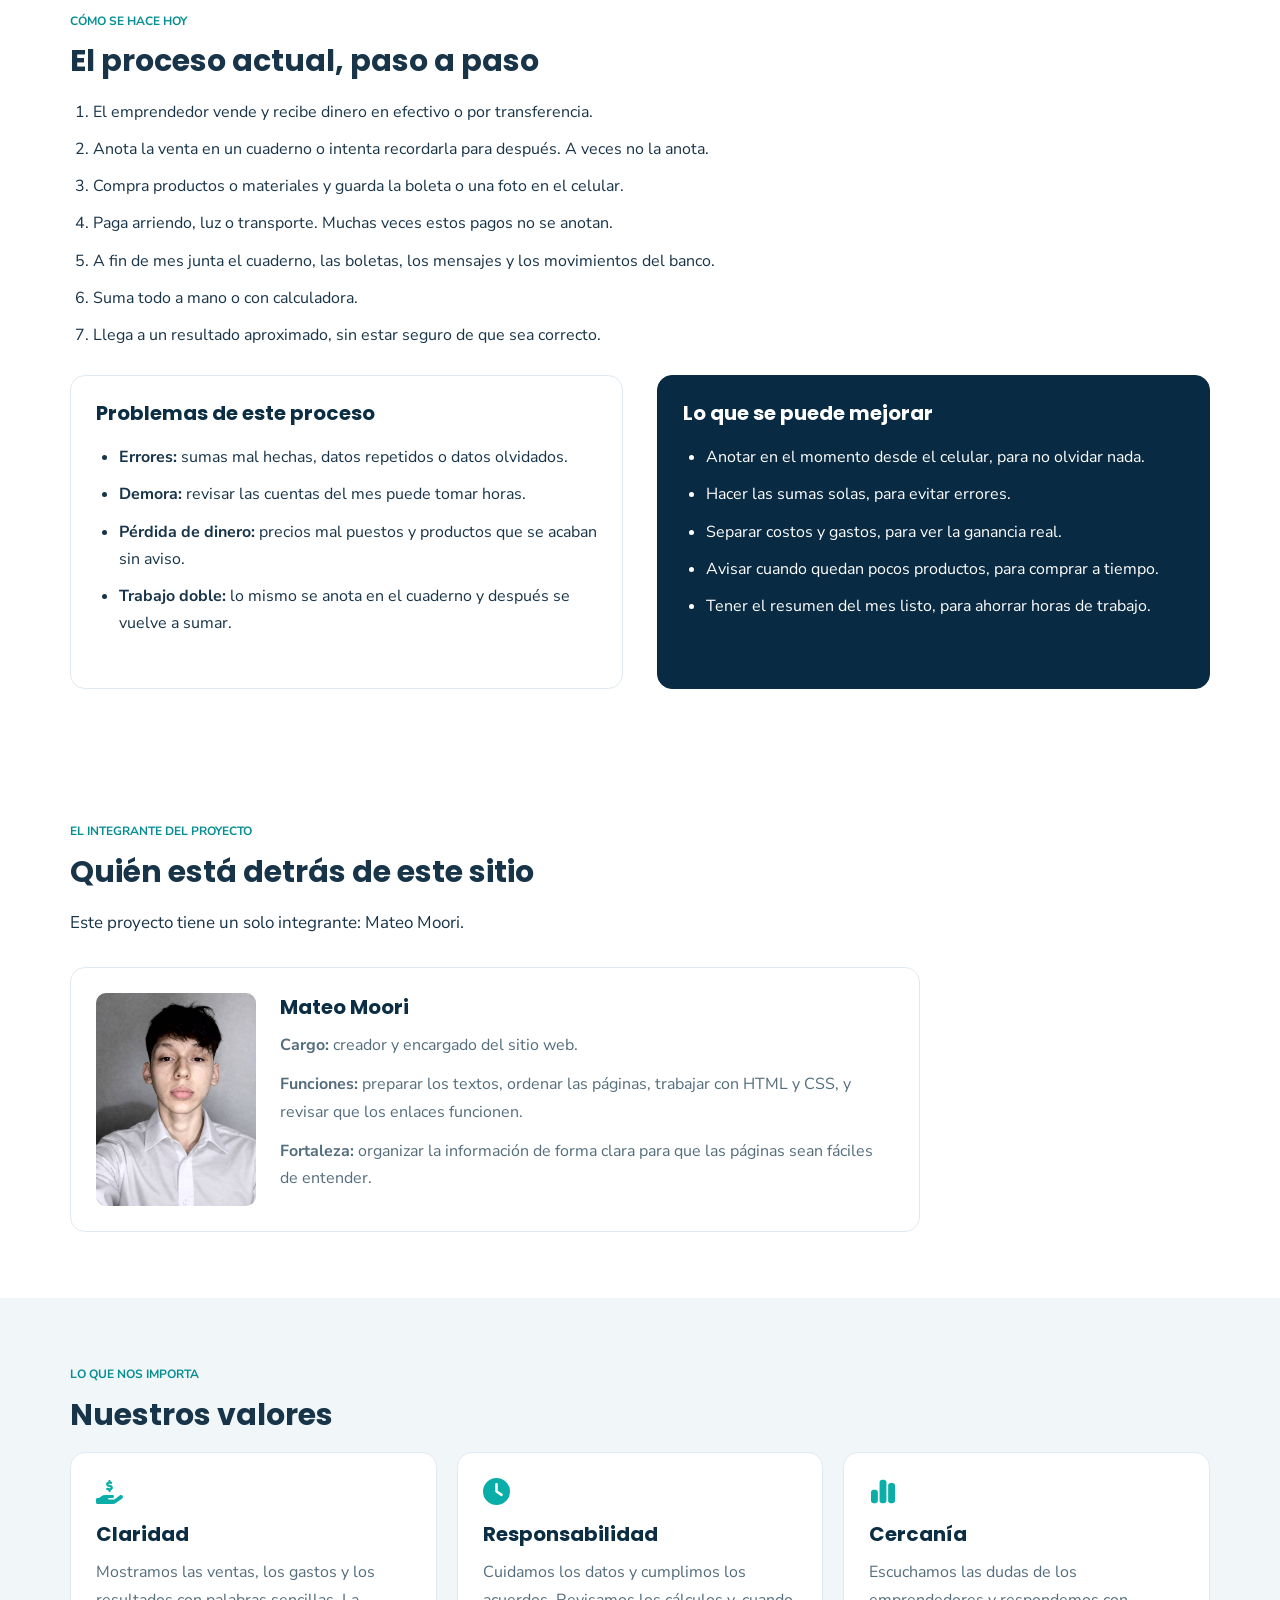
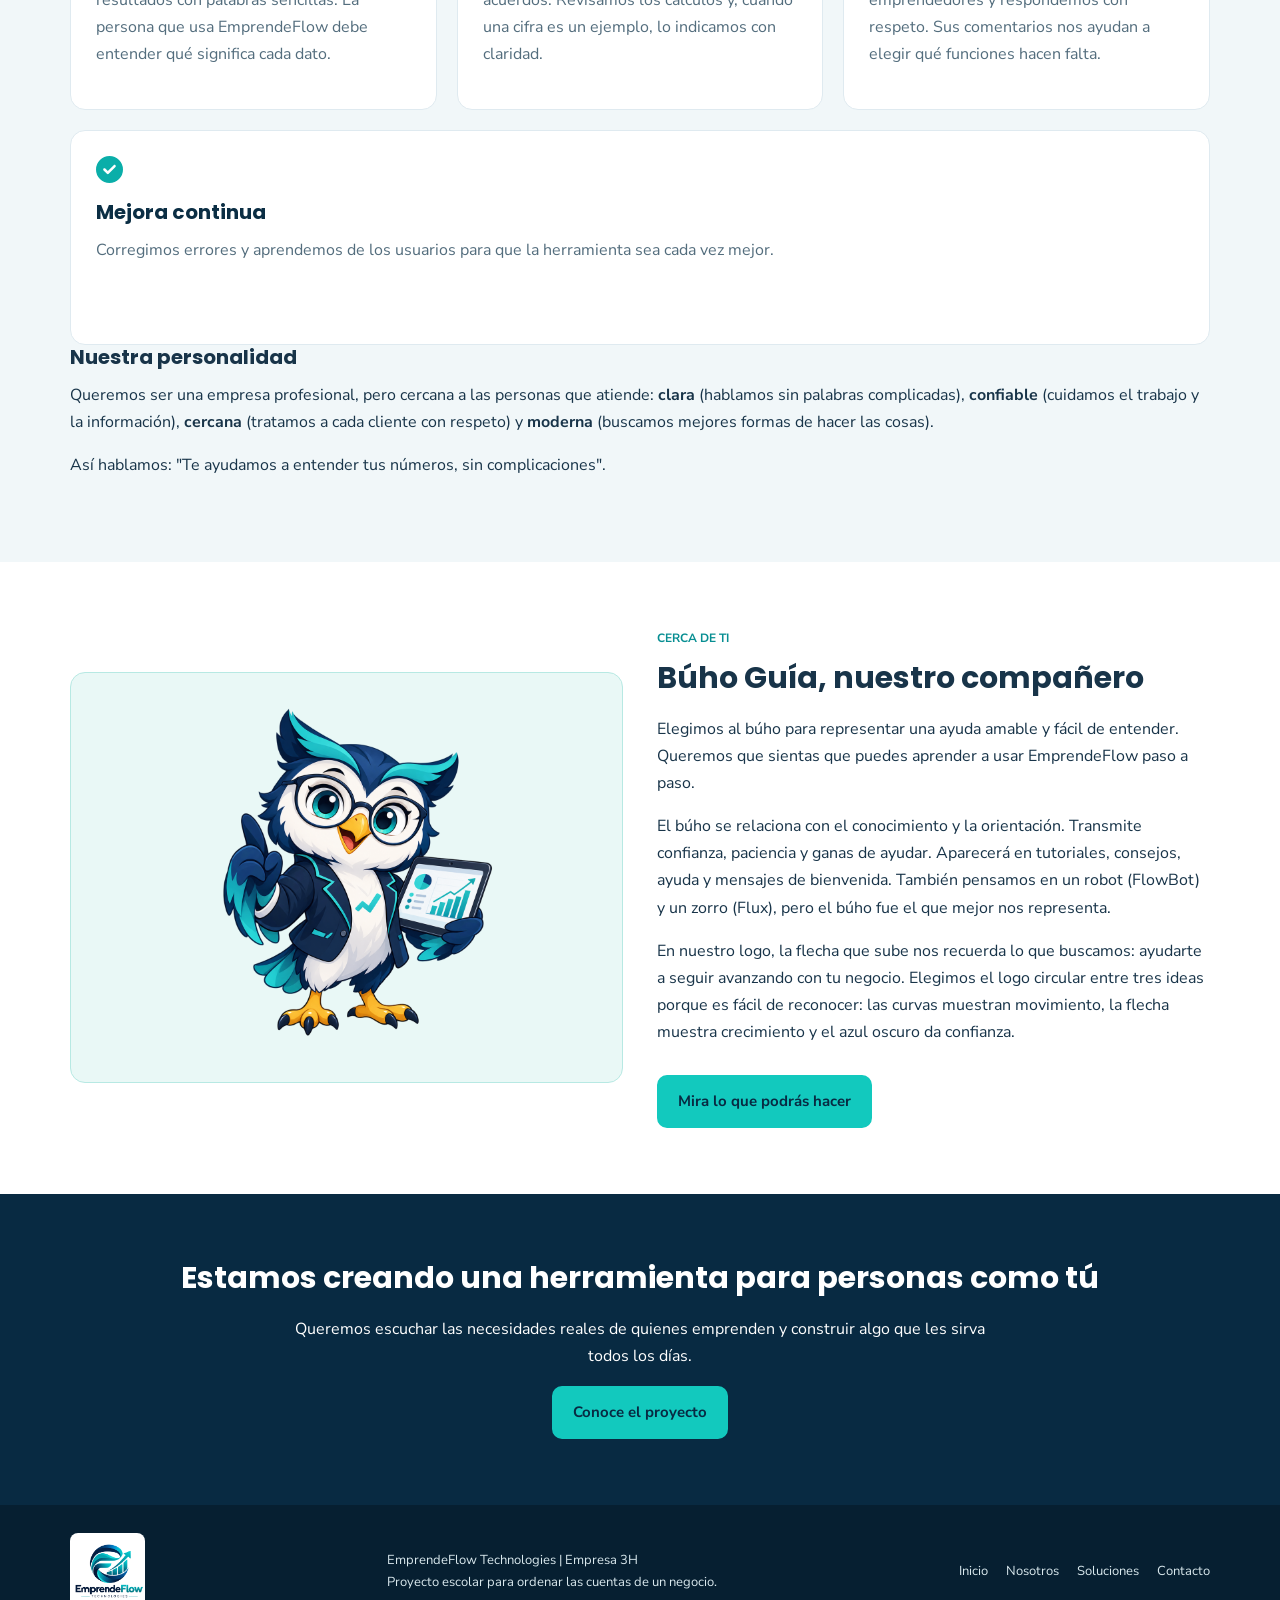
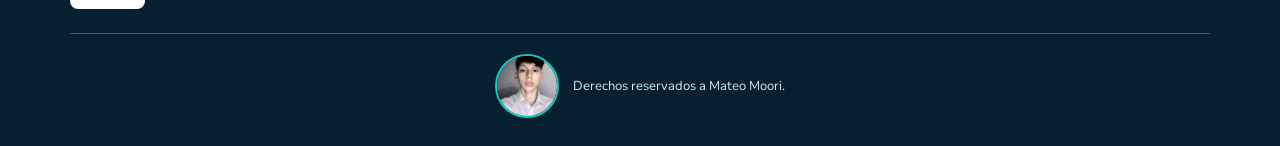
<file: nosotros.html>
<!DOCTYPE html>
<html lang="es">
<head>
    <meta charset="UTF-8">
    <meta name="viewport" content="width=device-width, initial-scale=1.0">
    <meta name="description" content="Conoce a EmprendeFlow Technologies, la empresa que quiere ayudar a emprendedores a llevar sus cuentas de forma sencilla.">
    <title>Nosotros | EmprendeFlow Technologies</title>
    <link rel="preconnect" href="https://fonts.googleapis.com">
    <link rel="preconnect" href="https://fonts.gstatic.com" crossorigin>
    <link rel="stylesheet" href="https://fonts.googleapis.com/css2?family=Poppins:wght@400;600;700">
    <link rel="stylesheet" href="https://fonts.googleapis.com/css2?family=Nunito+Sans:wght@400;600;700">
    <link rel="stylesheet" href="css/style.css">
    <link rel="stylesheet" href="css/nosotros.css">
</head>
<body class="textito">




    <header class="cabecerita">
        <div class="barracita">
            <a class="loguito" href="index.html">
                <img src="img/logo2.png" alt="EmprendeFlow Technologies">
            </a>
            <nav class="menucito">
                <a href="index.html"><img class="iconitomenu" src="img/iconos/navegacion/casa.svg" alt="" aria-hidden="true"> Inicio</a>
                <a href="nosotros.html" class="enlacitoactivo"><img class="iconitomenu" src="img/iconos/navegacion/informacion.svg" alt="" aria-hidden="true"> Nosotros</a>
                <a href="soluciones.html"><img class="iconitomenu" src="img/iconos/finanzas/grafico.svg" alt="" aria-hidden="true"> Soluciones</a>
                <a href="contacto.html"><img class="iconitomenu" src="img/iconos/navegacion/sobre.svg" alt="" aria-hidden="true"> Contacto</a>
            </nav>
            <a class="miniboton" href="contacto.html">Conoce más</a>
        </div>
    </header>




    <main>
        <section class="portadacortita">
            <div class="contenedorportada">
                <div>
                    <p class="avisito">CONOCE A EMPRENDEFLOW TECHNOLOGIES</p>
                    <h1 class="titulito">Queremos que emprender sea más fácil</h1>
                    <p class="textitoportada">Sabemos que detrás de cada negocio hay esfuerzo, tiempo y muchas decisiones. Por eso estamos creando EmprendeFlow: una herramienta que ayude a llevar las cuentas con más orden.</p>
                    <p class="textitoportada">Nuestra meta es que entiendas tu negocio sin tener que ser experto en números.</p>
                    <a class="botoncito" href="soluciones.html">Conoce nuestra propuesta</a>
                </div>
                <figure class="fotitablanca">
                    <img src="img/logo2.png" alt="Logo circular de EmprendeFlow Technologies">
                </figure>
            </div>
        </section>

        <section class="cajota" id="nosotros">
            <div class="contenedorcito">
                <p class="minititulito">NUESTRA EMPRESA</p>
                <h2 class="titulito">Nuestra historia</h2>
                <p class="minitextito">Historia ficticia creada para este proyecto escolar.</p>
                <p>EmprendeFlow Technologies nace cuando Mateo ve que muchos pequeños negocios anotan sus pedidos, ventas y gastos en cuadernos o mensajes. Buscar un dato toma tiempo y a veces se pierde información.</p>
                <p>La primera idea fue ordenar las ventas y los gastos en una sola pantalla. Después, la propuesta sumó el costo de cada producto, la cantidad disponible y un resumen de las cuentas por mes.</p>
                <p class="entradita">De ese camino surge EmprendeFlow, una herramienta pensada para reunir las cuentas del negocio en un solo lugar. El propósito de la empresa es que cada emprendedor entienda sus ventas, gastos, costos y ganancias estimadas sin perderse entre tantos datos.</p>
                <p><strong>No somos solo una aplicación.</strong> EmprendeFlow Technologies es la empresa: crea sistemas y servicios digitales para pequeños negocios. EmprendeFlow es su primer producto: una herramienta para ordenar ventas, gastos, dinero e inventario.</p>
                <div class="trescajitas">
                    <article class="cajita"><h3 class="titulito">Crear software</h3><p>Diseñamos páginas, aplicaciones y sistemas según cada necesidad.</p></article>
                    <article class="cajita"><h3 class="titulito">Ordenar tareas</h3><p>Buscamos formas de ahorrar tiempo y evitar trabajos repetidos.</p></article>
                    <article class="cajita"><h3 class="titulito">Dar apoyo</h3><p>Explicamos cómo usar las herramientas y ayudamos a mejorarlas.</p></article>
                </div>
                <p>Nuestro enfoque: negocios pequeños que necesitan tecnología fácil de usar. Nuestra meta diaria es que llevar un negocio sea menos complicado.</p>
                <div class="doscajitas">
                    <article class="cajitaazul">
                        <h3 class="titulito">¿Qué queremos lograr?</h3>
                        <p>Que puedas revisar tus ventas, gastos, costos, productos y ganancias desde un solo lugar y sin perder tiempo buscando información.</p>
                        <p>Queremos ofrecer pantallas simples, con palabras conocidas y datos que sirvan para tomar buenas decisiones.</p>
                    </article>
                    <article class="cajitaclara">
                        <h3 class="titulito">¿A quién queremos ayudar?</h3>
                        <p>A quienes venden desde casa, trabajan en ferias, tienen una tienda, ofrecen servicios o están pensando en comenzar su propio negocio.</p>
                        <p>La idea es que sea útil tanto para quien vende poco como para quien ya tiene varios clientes.</p>
                    </article>
                </div>
            </div>
        </section>

        <section class="cajotaclara" id="oportunidades">
            <div class="contenedorcito">
                <p class="minititulito">TRES PROBLEMAS QUE VIMOS</p>
                <h2 class="titulito">¿Cuál problema conviene resolver primero?</h2>
                <p class="entradita">Vimos tres problemas que se pueden mejorar con tecnología. Les pusimos nota del 1 al 5 según su importancia, qué tan fácil es empezar y su relación con la empresa. Es nuestra propia evaluación, no una encuesta.</p>
                <div class="trescajitas">
                    <article class="cajitaverde">
                        <h3 class="titulito">1. Desorden en ingresos y gastos</h3>
                        <p><strong>Qué pasa:</strong> las ventas y los gastos se anotan en cuadernos o en varios archivos, y cuesta saber cuánto dinero entra y sale.</p>
                        <p><strong>Idea:</strong> un sistema para anotar movimientos y ver un resumen simple.</p>
                        <p><strong>Nota:</strong> importancia 5, facilidad 5, relación 5. <strong>Total: 15 de 15. ELEGIDO.</strong></p>
                    </article>
                    <article class="cajita">
                        <h3 class="titulito">2. Pérdida de control de los productos</h3>
                        <p><strong>Qué pasa:</strong> cuando el stock se anota a mano, los productos que hay no coinciden con los anotados.</p>
                        <p><strong>Idea:</strong> sumar y descontar unidades solas al anotar ventas o compras.</p>
                        <p><strong>Nota:</strong> importancia 4, facilidad 4, relación 5. <strong>Total: 13 de 15.</strong></p>
                    </article>
                    <article class="cajita">
                        <h3 class="titulito">3. Dificultad para entender el negocio</h3>
                        <p><strong>Qué pasa:</strong> sin resúmenes claros cuesta descubrir qué funciona y qué hay que mejorar.</p>
                        <p><strong>Idea:</strong> mostrar gráficos y resúmenes sencillos.</p>
                        <p><strong>Nota:</strong> importancia 4, facilidad 3, relación 4. <strong>Total: 11 de 15.</strong></p>
                    </article>
                </div>
                <p><strong>Elegimos el problema 1</strong> porque afecta el control diario del dinero y se puede empezar con una solución simple. Los problemas 2 y 3 están muy unidos al primero, por eso EmprendeFlow los suma después como funciones complementarias.</p>
            </div>
        </section>

        <section class="cajota" id="problema">
            <div class="contenedorcito">
                <p class="minititulito">EL PROBLEMA ELEGIDO</p>
                <h2 class="titulito">¿Qué problema queremos resolver?</h2>
                <p class="entradita"><strong>Qué pasa:</strong> los emprendedores y pequeños negocios anotan sus ingresos y gastos en cuadernos, en el celular, en mensajes o en planillas separadas. Por eso no saben cuánto dinero tienen de verdad ni cuánto ganan. <strong>Por qué es un problema:</strong> sin información ordenada y al día, se decide con datos incompletos y aumenta el riesgo de perder dinero por errores.</p>
                <div class="doscajitas">
                    <article class="cajitaazul">
                        <h3 class="titulito">¿Dónde y cuándo pasa?</h3>
                        <p><strong>Dónde:</strong> en negocios que venden desde la casa, en ferias, en tiendas de barrio o por redes sociales.</p>
                        <p><strong>Durante el día:</strong> al vender, pagar a proveedores, comprar materiales, recibir transferencias o cobrar en efectivo.</p>
                        <p><strong>Al cerrar el día o el mes:</strong> hay que juntar boletas, mensajes, notas y planillas para saber cuánto entró, cuánto salió y cuánto queda.</p>
                        <p><strong>Condiciones:</strong> poco tiempo para ordenar, herramientas repartidas y ninguna forma fija de anotar. Pasa más cuando una sola persona vende, compra y administra.</p>
                    </article>
                    <article class="cajitaclara">
                        <h3 class="titulito">¿A quién afecta y cómo?</h3>
                        <p><strong>Al dueño del negocio:</strong> pierde tiempo ordenando cuentas y decide compras o gastos sin saber bien cómo está su dinero.</p>
                        <p><strong>A los trabajadores o familiares que venden:</strong> deben anotar ventas y responder preguntas; si no hay una forma común de anotar, se confunden.</p>
                        <p><strong>A los socios o administradores:</strong> reciben la información incompleta o tarde, y les cuesta saber cómo va el negocio.</p>
                        <p><strong>A los clientes (de forma indirecta):</strong> el desorden puede atrasar pedidos o hacer que falte lo que buscan.</p>
                    </article>
                </div>
                <div class="doscajitas">
                    <article class="cajita">
                        <h3 class="titulito">Causas: por qué pasa</h3>
                        <ul class="listita">
                            <li><strong>Registros repartidos:</strong> los datos se anotan en lugares distintos (cuaderno, celular, mensajes, planillas), y nunca se ven todos juntos.</li>
                            <li><strong>Todo a mano:</strong> los datos se copian y se suman a mano, y así es fácil olvidar algo o equivocarse.</li>
                            <li><strong>Falta de rutina:</strong> no se anota en el momento; las boletas y los datos se acumulan para después.</li>
                            <li><strong>Herramientas difíciles:</strong> algunos programas piden saber mucho o tener tiempo que un negocio pequeño no tiene.</li>
                            <li><strong>Dinero mezclado:</strong> el dinero del negocio se junta con el de la casa.</li>
                        </ul>
                    </article>
                    <article class="cajita">
                        <h3 class="titulito">Efectos: lo que provoca</h3>
                        <ul class="listita">
                            <li><strong>En las decisiones:</strong> cuesta saber si hay ganancia, qué gastos se repiten o cuánto dinero se puede volver a invertir. Los precios se ponen "al ojo".</li>
                            <li><strong>En el tiempo:</strong> cerrar la caja y revisar el mes obliga a buscar datos en muchos lugares.</li>
                            <li><strong>En el orden:</strong> aparecen datos repetidos, movimientos olvidados y diferencias entre lo anotado y el dinero que realmente hay.</li>
                            <li><strong>En el crecimiento:</strong> sin datos claros es difícil planificar compras, presupuestos y metas de ventas.</li>
                            <li><strong>En los productos:</strong> se acaban sin que nadie se dé cuenta y se pierden ventas.</li>
                        </ul>
                    </article>
                </div>
            </div>
        </section>

        <section class="cajotaclara" id="actores">
            <div class="contenedorcito">
                <p class="minititulito">QUIÉNES PARTICIPAN</p>
                <h2 class="titulito">Personas involucradas y su rol</h2>
                <p class="entradita">Estas son las personas que tienen que ver con el problema y con EmprendeFlow. Algunas usarán la herramienta y otras no, pero todas influyen.</p>
                <div class="trescajitas">
                    <article class="cajita">
                        <h3 class="titulito">Dueño o administrador</h3>
                        <p><strong>Usuario principal.</strong> Dice qué información necesita, anota ingresos y gastos, revisa que los resultados estén bien y toma las decisiones.</p>
                        <p><strong>Influencia:</strong> muy alta. Si la herramienta no le sirve, no la usará.</p>
                    </article>
                    <article class="cajita">
                        <h3 class="titulito">Personal del negocio</h3>
                        <p><strong>Usuarios secundarios.</strong> Trabajadores o familiares que anotan ventas y gastos a tiempo cuando el dueño no está, y revisan que los datos estén bien.</p>
                        <p><strong>Influencia:</strong> media. Necesitan algo fácil para no equivocarse.</p>
                    </article>
                    <article class="cajita">
                        <h3 class="titulito">Asesor contable</h3>
                        <p><strong>Usuario secundario.</strong> Revisa los resúmenes del mes y da consejos para ordenar boletas e impuestos.</p>
                        <p><strong>Influencia:</strong> media. Necesita datos ordenados por fecha.</p>
                    </article>
                    <article class="cajita">
                        <h3 class="titulito">Clientes</h3>
                        <p>Compran en el negocio. No usan la herramienta, pero notan cuando faltan productos o se olvida un pedido.</p>
                        <p><strong>Influencia:</strong> baja en el uso, alta en las ventas.</p>
                    </article>
                    <article class="cajita">
                        <h3 class="titulito">Proveedores</h3>
                        <p>Venden los productos o materiales y entregan boletas. Cuando cambian sus precios, cambia el costo de lo que vende el negocio.</p>
                        <p><strong>Influencia:</strong> media en los costos.</p>
                    </article>
                    <article class="cajita">
                        <h3 class="titulito">Equipo de EmprendeFlow</h3>
                        <p>Diseña, crea, prueba y mejora una herramienta fácil de entender y segura. Escucha las opiniones de los emprendedores.</p>
                        <p><strong>Influencia:</strong> alta. Decide qué funciones se hacen primero.</p>
                    </article>
                </div>
                <h3 class="titulito">¿Qué necesitan los usuarios?</h3>
                <ul class="listita">
                    <li><strong>Anotar rápido:</strong> porque mientras venden no tienen tiempo para escribir mucho.</li>
                    <li><strong>Tener todo en un solo lugar:</strong> porque hoy los datos están repartidos.</li>
                    <li><strong>Saber cuánto ganan:</strong> porque les cuesta separar costos, gastos y ganancia.</li>
                    <li><strong>Saber qué productos quedan:</strong> para comprar a tiempo y no perder ventas.</li>
                    <li><strong>Palabras simples:</strong> porque muchos no saben de contabilidad ni de tecnología.</li>
                </ul>
            </div>
        </section>

        <section class="cajota" id="proceso-actual">
            <div class="contenedorcito">
                <p class="minititulito">CÓMO SE HACE HOY</p>
                <h2 class="titulito">El proceso actual, paso a paso</h2>
                <ol class="listita">
                    <li>El emprendedor vende y recibe dinero en efectivo o por transferencia.</li>
                    <li>Anota la venta en un cuaderno o intenta recordarla para después. A veces no la anota.</li>
                    <li>Compra productos o materiales y guarda la boleta o una foto en el celular.</li>
                    <li>Paga arriendo, luz o transporte. Muchas veces estos pagos no se anotan.</li>
                    <li>A fin de mes junta el cuaderno, las boletas, los mensajes y los movimientos del banco.</li>
                    <li>Suma todo a mano o con calculadora.</li>
                    <li>Llega a un resultado aproximado, sin estar seguro de que sea correcto.</li>
                </ol>
                <div class="doscajitas">
                    <article class="cajita">
                        <h3 class="titulito">Problemas de este proceso</h3>
                        <ul class="listita">
                            <li><strong>Errores:</strong> sumas mal hechas, datos repetidos o datos olvidados.</li>
                            <li><strong>Demora:</strong> revisar las cuentas del mes puede tomar horas.</li>
                            <li><strong>Pérdida de dinero:</strong> precios mal puestos y productos que se acaban sin aviso.</li>
                            <li><strong>Trabajo doble:</strong> lo mismo se anota en el cuaderno y después se vuelve a sumar.</li>
                        </ul>
                    </article>
                    <article class="cajitaazul">
                        <h3 class="titulito">Lo que se puede mejorar</h3>
                        <ul class="listita">
                            <li>Anotar en el momento desde el celular, para no olvidar nada.</li>
                            <li>Hacer las sumas solas, para evitar errores.</li>
                            <li>Separar costos y gastos, para ver la ganancia real.</li>
                            <li>Avisar cuando quedan pocos productos, para comprar a tiempo.</li>
                            <li>Tener el resumen del mes listo, para ahorrar horas de trabajo.</li>
                        </ul>
                    </article>
                </div>
            </div>
        </section>

        <section class="cajota" id="integrantes">
            <div class="contenedorcito">
                <p class="minititulito">EL INTEGRANTE DEL PROYECTO</p>
                <h2 class="titulito">Quién está detrás de este sitio</h2>
                <p class="entradita">Este proyecto tiene un solo integrante: Mateo Moori.</p>
                <article class="cajitamateo">
                    <img class="fotitoperfil" src="img/mateo.jpg" alt="Mateo Moori, creador y encargado del proyecto" width="160" height="213" loading="lazy">
                    <div>
                        <h3 class="titulito">Mateo Moori</h3>
                        <p><strong>Cargo:</strong> creador y encargado del sitio web.</p>
                        <p><strong>Funciones:</strong> preparar los textos, ordenar las páginas, trabajar con HTML y CSS, y revisar que los enlaces funcionen.</p>
                        <p><strong>Fortaleza:</strong> organizar la información de forma clara para que las páginas sean fáciles de entender.</p>
                    </div>
                </article>
            </div>
        </section>

        <section class="cajotaclara" id="compromiso">
            <div class="contenedorcito">
                <p class="minititulito">LO QUE NOS IMPORTA</p>
                <h2 class="titulito">Nuestros valores</h2>
                <div class="trescajitas">
                    <article class="cajita">
                        <img class="iconito" src="img/iconos/finanzas/dinero.svg" alt="" aria-hidden="true"><h3 class="titulito">Claridad</h3>
                        <p>Mostramos las ventas, los gastos y los resultados con palabras sencillas. La persona que usa EmprendeFlow debe entender qué significa cada dato.</p>
                    </article>
                    <article class="cajita">
                        <img class="iconito" src="img/iconos/generales/reloj.svg" alt="" aria-hidden="true"><h3 class="titulito">Responsabilidad</h3>
                        <p>Cuidamos los datos y cumplimos los acuerdos. Revisamos los cálculos y, cuando una cifra es un ejemplo, lo indicamos con claridad.</p>
                    </article>
                    <article class="cajita">
                        <img class="iconito" src="img/iconos/finanzas/barras.svg" alt="" aria-hidden="true"><h3 class="titulito">Cercanía</h3>
                        <p>Escuchamos las dudas de los emprendedores y respondemos con respeto. Sus comentarios nos ayudan a elegir qué funciones hacen falta.</p>
                    </article>
                    <article class="cajita">
                        <img class="iconito" src="img/iconos/generales/visto.svg" alt="" aria-hidden="true"><h3 class="titulito">Mejora continua</h3>
                        <p>Corregimos errores y aprendemos de los usuarios para que la herramienta sea cada vez mejor.</p>
                    </article>
                </div>
                <h3 class="titulito">Nuestra personalidad</h3>
                <p>Queremos ser una empresa profesional, pero cercana a las personas que atiende: <strong>clara</strong> (hablamos sin palabras complicadas), <strong>confiable</strong> (cuidamos el trabajo y la información), <strong>cercana</strong> (tratamos a cada cliente con respeto) y <strong>moderna</strong> (buscamos mejores formas de hacer las cosas).</p>
                <p>Así hablamos: "Te ayudamos a entender tus números, sin complicaciones".</p>
            </div>
        </section>

        <section class="cajota" id="identidad">
            <div class="cajitafototexto">
                <figure class="cajitabuho">
                    <img src="img/owl.png" alt="Búho Guía, mascota de EmprendeFlow Technologies">
                </figure>
                <div>
                    <p class="minititulito">CERCA DE TI</p>
                    <h2 class="titulito">Búho Guía, nuestro compañero</h2>
                    <p>Elegimos al búho para representar una ayuda amable y fácil de entender. Queremos que sientas que puedes aprender a usar EmprendeFlow paso a paso.</p>
                    <p>El búho se relaciona con el conocimiento y la orientación. Transmite confianza, paciencia y ganas de ayudar. Aparecerá en tutoriales, consejos, ayuda y mensajes de bienvenida. También pensamos en un robot (FlowBot) y un zorro (Flux), pero el búho fue el que mejor nos representa.</p>
                    <p>En nuestro logo, la flecha que sube nos recuerda lo que buscamos: ayudarte a seguir avanzando con tu negocio. Elegimos el logo circular entre tres ideas porque es fácil de reconocer: las curvas muestran movimiento, la flecha muestra crecimiento y el azul oscuro da confianza.</p>
                    <a class="botoncito" href="soluciones.html">Mira lo que podrás hacer</a>
                </div>
            </div>
        </section>

        <section class="cajotaazulfinal">
            <div class="contenedorcentrado">
                <h2 class="titulito">Estamos creando una herramienta para personas como tú</h2>
                <p>Queremos escuchar las necesidades reales de quienes emprenden y construir algo que les sirva todos los días.</p>
                <a class="botoncito" href="contacto.html">Conoce el proyecto</a>
            </div>
        </section>
    </main>



    <footer class="piecito">
        <div class="contenedorpie">
            <a class="loguito" href="index.html">
                <img src="img/logo2.png" alt="EmprendeFlow Technologies">
            </a>
            <div>
                <p>EmprendeFlow Technologies | Empresa 3H</p>
                <p>Proyecto escolar para ordenar las cuentas de un negocio.</p>
            </div>
            <nav class="menucitopie" aria-label="Navegación del pie de página">
                <a href="index.html">Inicio</a>
                <a href="nosotros.html">Nosotros</a>
                <a href="soluciones.html">Soluciones</a>
                <a href="contacto.html">Contacto</a>
            </nav>
        </div>
        <div class="cajitaderechos">
            <img class="fotitomateo" src="img/mateo.jpg" alt="Fotografía de Mateo Moori" width="64" height="64" loading="lazy">
            <p>Derechos reservados a Mateo Moori.</p>
        </div>
    </footer>
</body>
</html>
</file>
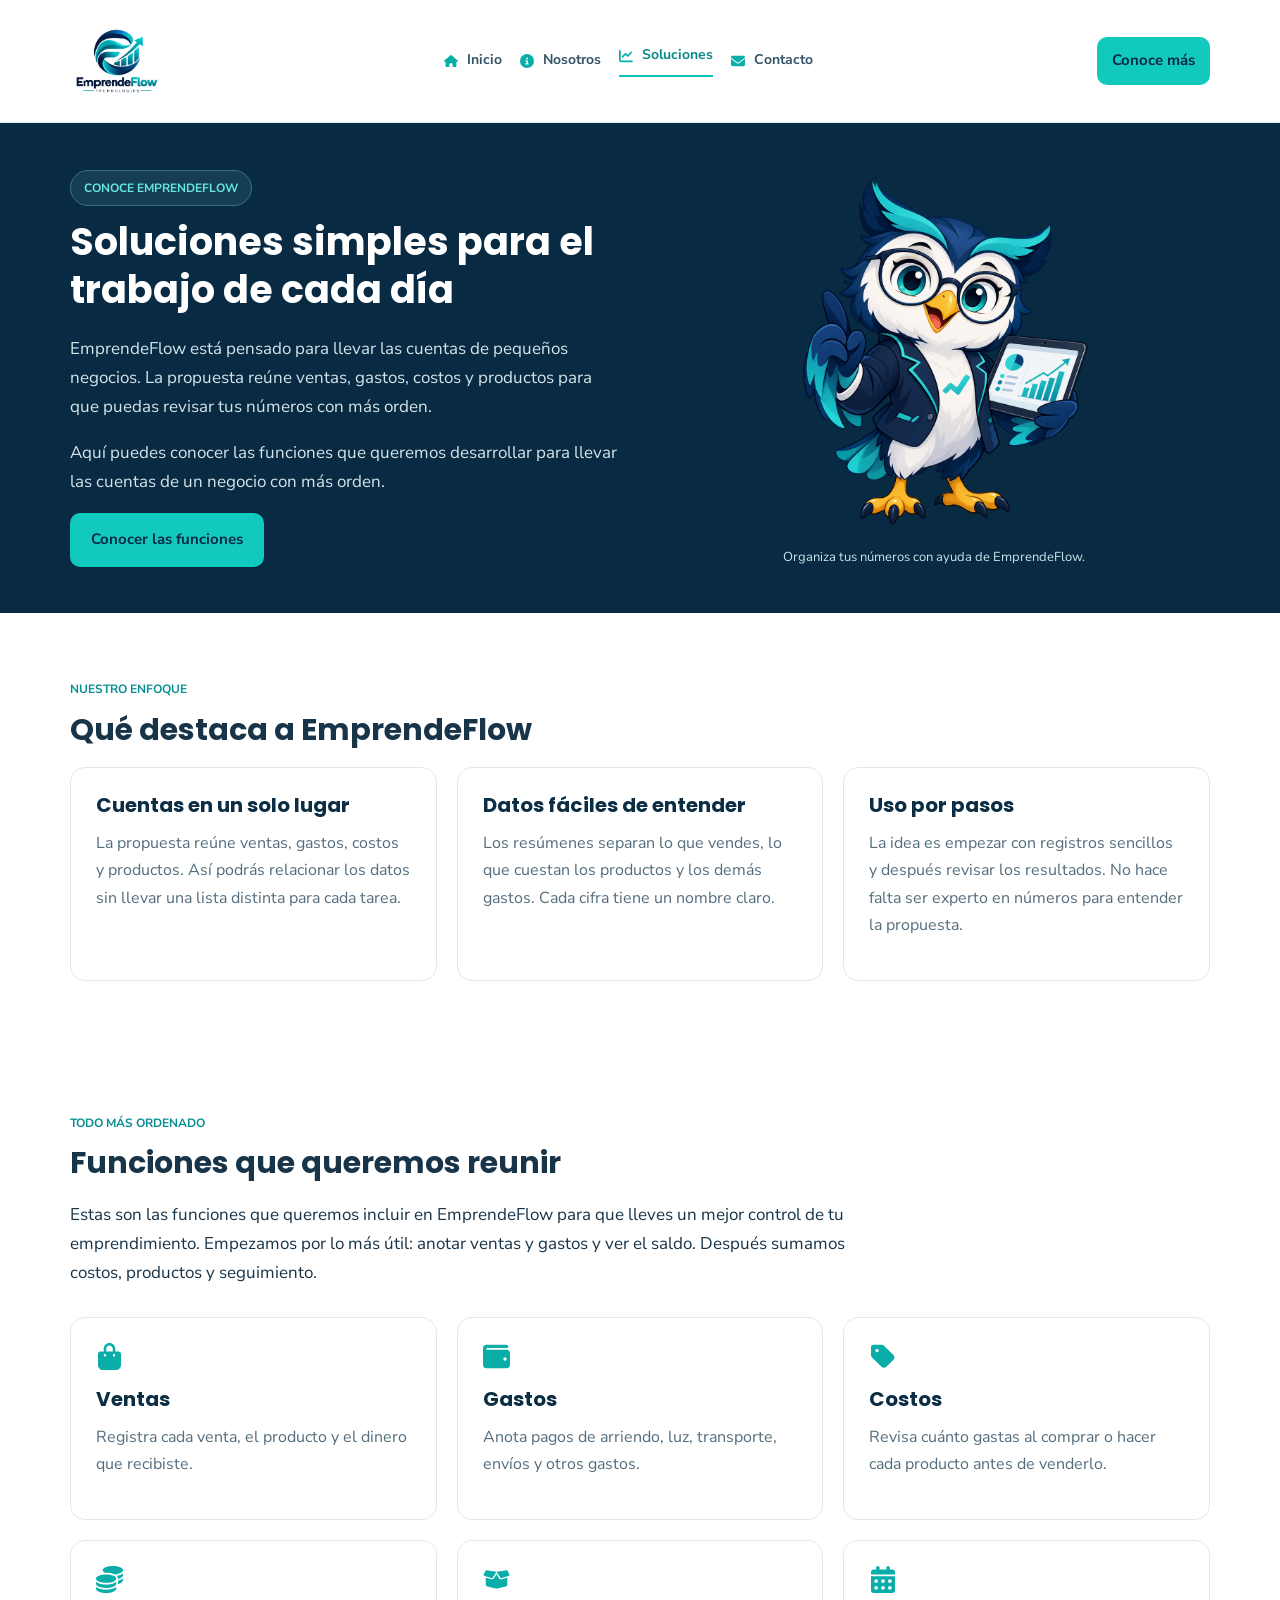
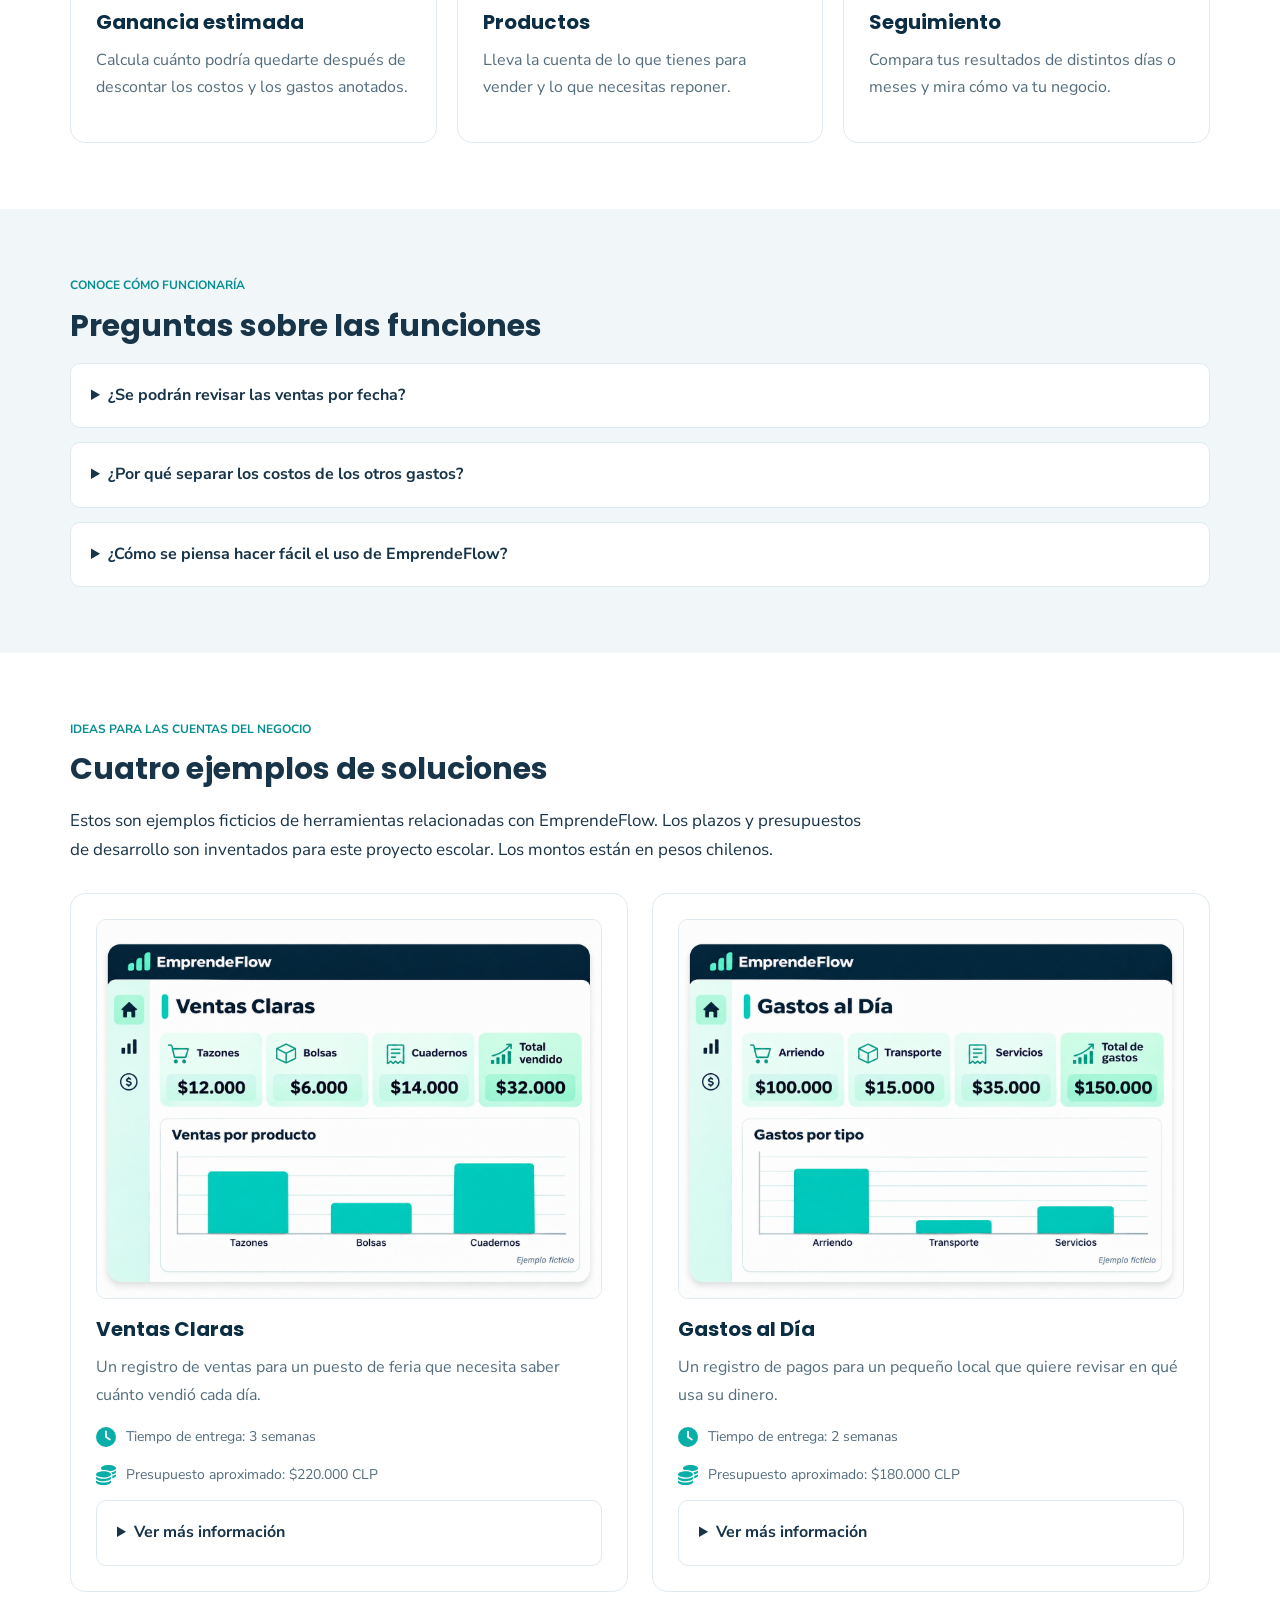
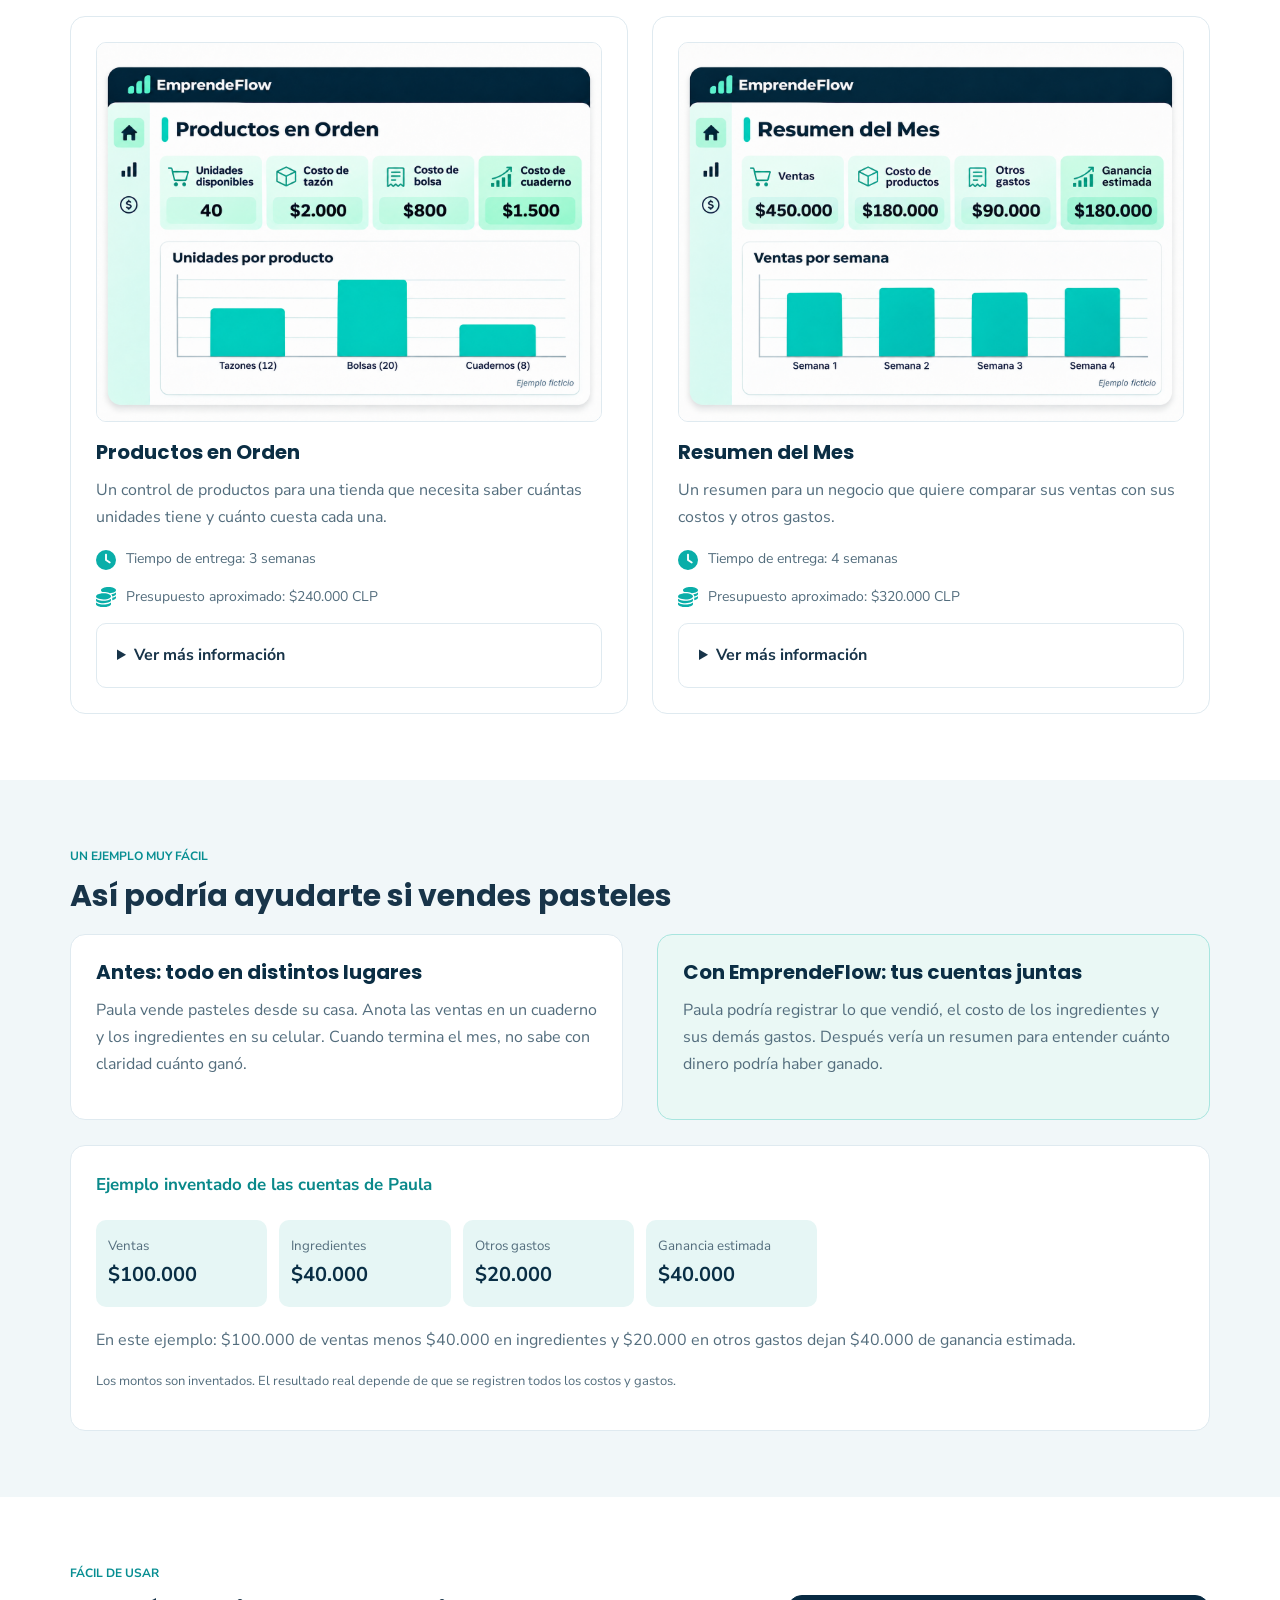
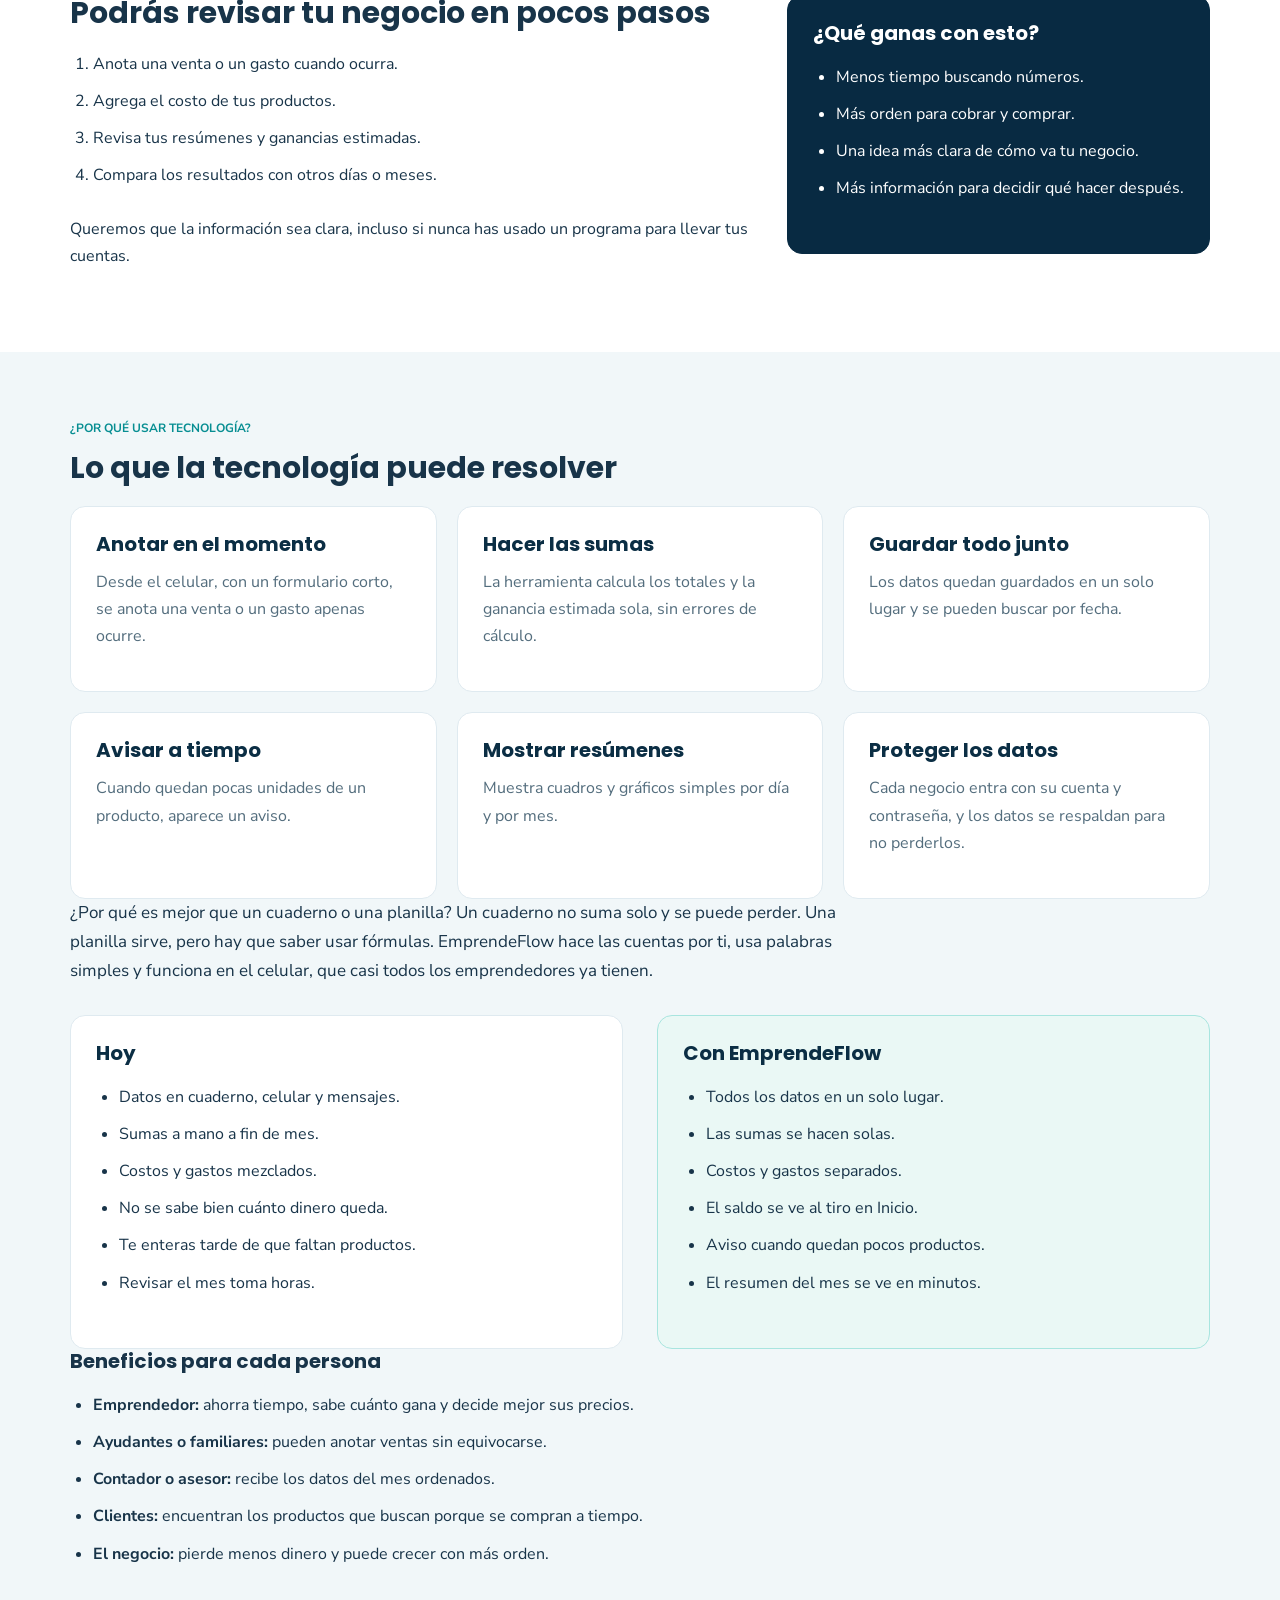
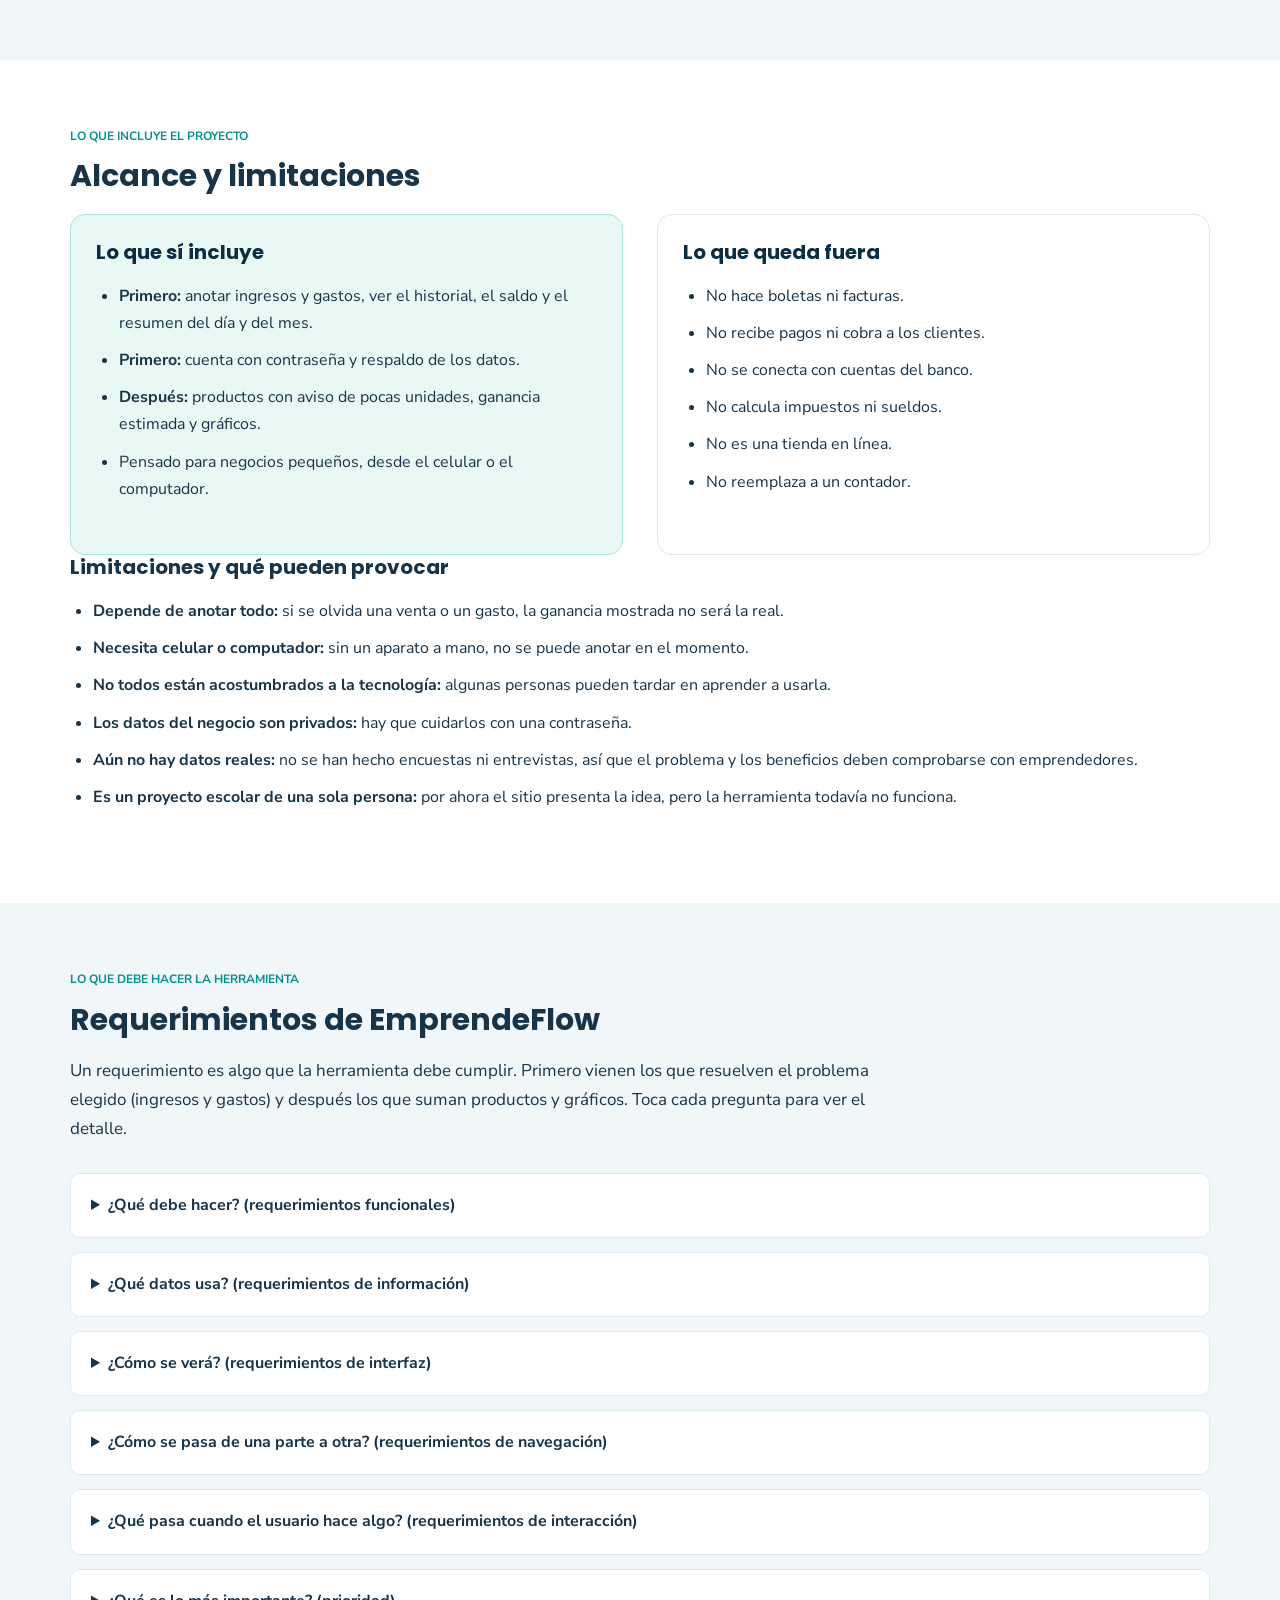
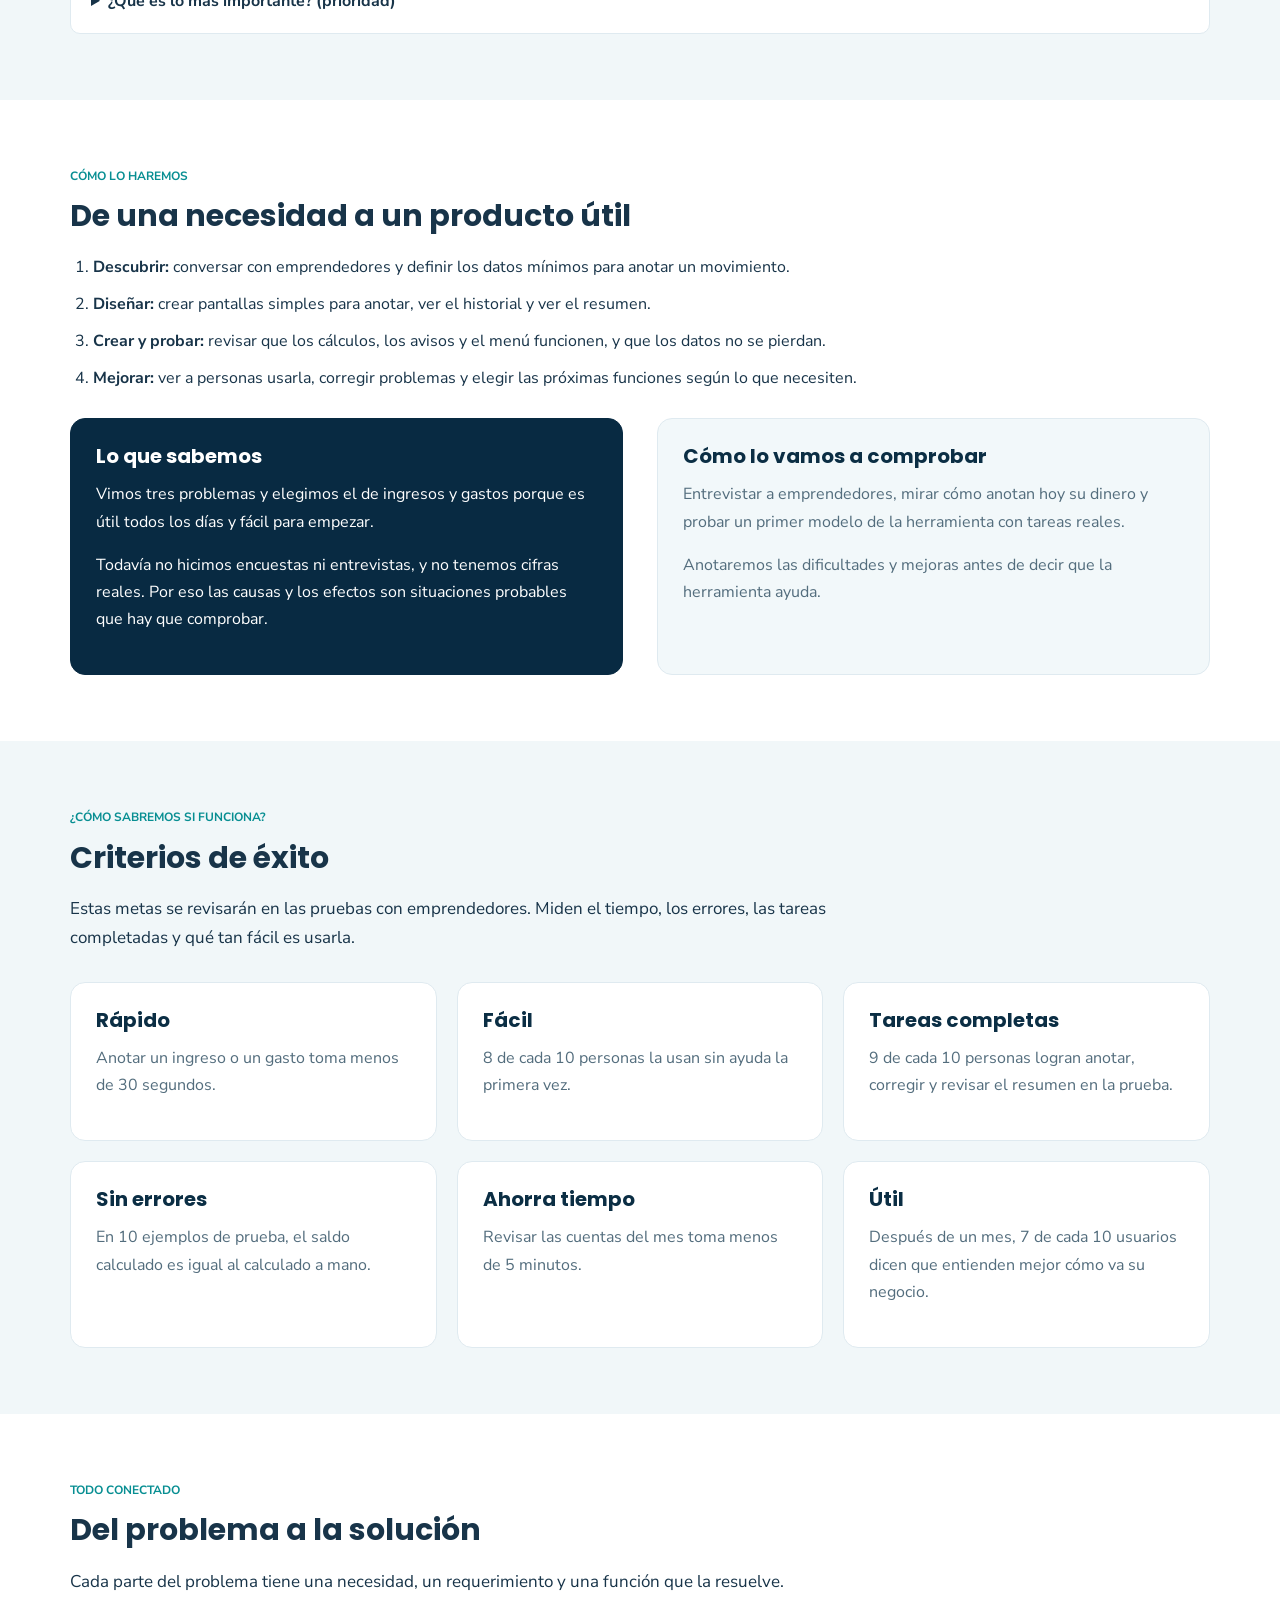
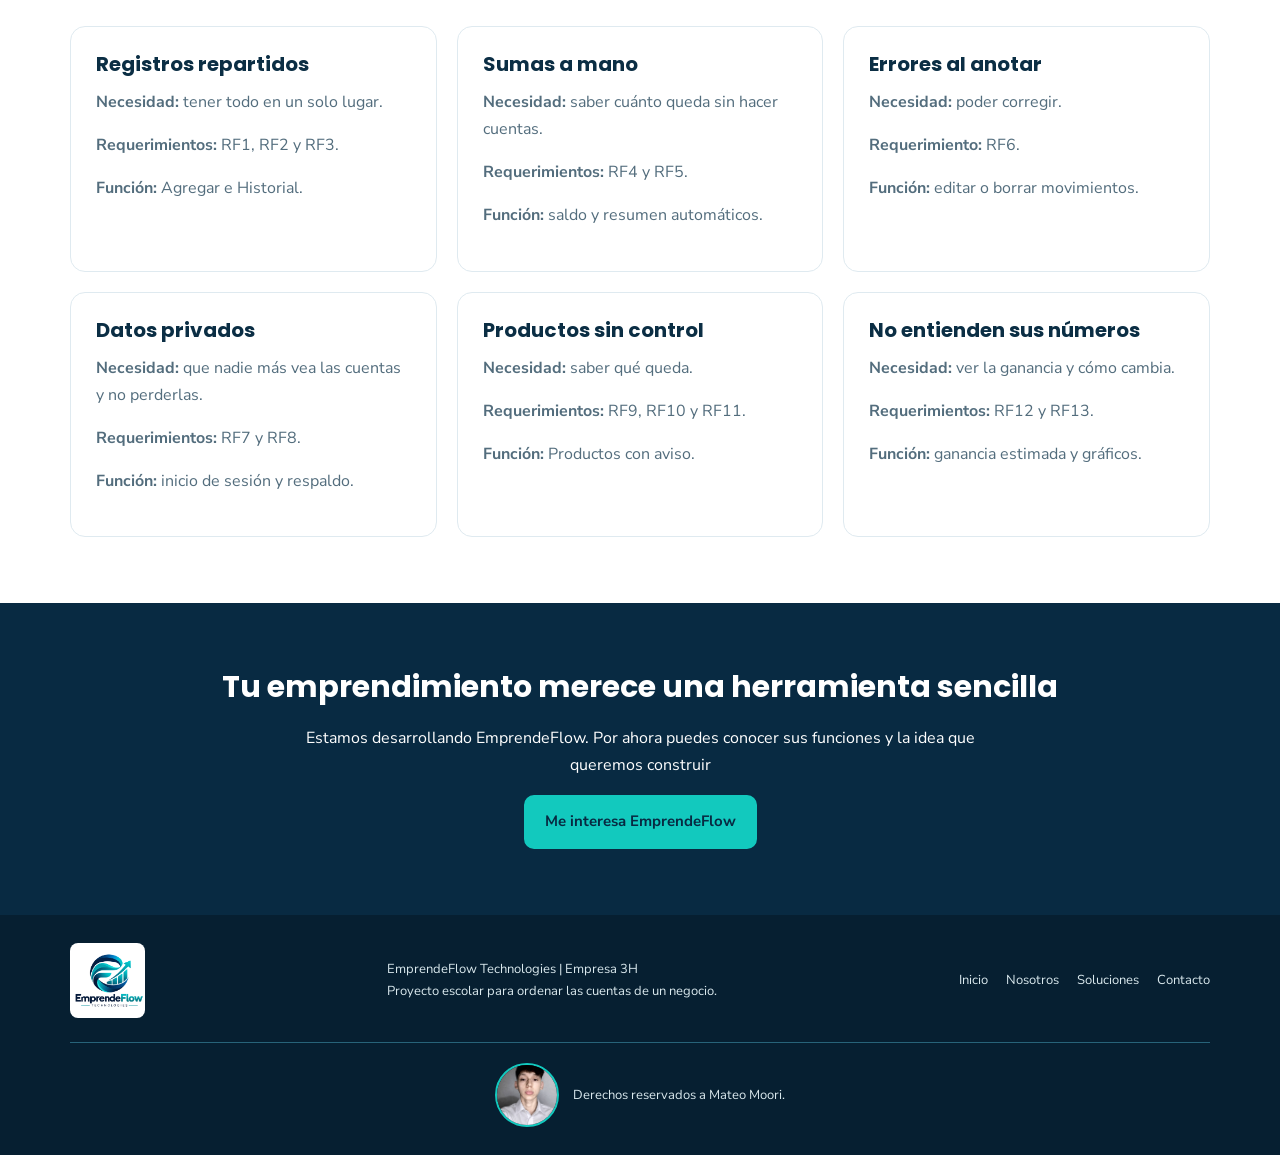
<file: soluciones.html>
<!DOCTYPE html>
<html lang="es">
<head>
    <meta charset="UTF-8">
    <meta name="viewport" content="width=device-width, initial-scale=1.0">
    <meta name="description" content="Conoce la propuesta de EmprendeFlow para ordenar ventas, gastos, costos, productos y ganancias estimadas de pequeños negocios.">
    <title>Soluciones | EmprendeFlow Technologies</title>
    <link rel="preconnect" href="https://fonts.googleapis.com">
    <link rel="preconnect" href="https://fonts.gstatic.com" crossorigin>
    <link rel="stylesheet" href="https://fonts.googleapis.com/css2?family=Poppins:wght@400;600;700">
    <link rel="stylesheet" href="https://fonts.googleapis.com/css2?family=Nunito+Sans:wght@400;600;700">
    <link rel="stylesheet" href="css/style.css">
    <link rel="stylesheet" href="css/soluciones.css">
</head>
<body class="textito">



    <header class="cabecerita">
        <div class="barracita">
            <a class="loguito" href="index.html">
                <img src="img/logo2.png" alt="EmprendeFlow Technologies">
            </a>
            <nav class="menucito">
                <a href="index.html"><img class="iconitomenu" src="img/iconos/navegacion/casa.svg" alt="" aria-hidden="true"> Inicio</a>
                <a href="nosotros.html"><img class="iconitomenu" src="img/iconos/navegacion/informacion.svg" alt="" aria-hidden="true"> Nosotros</a>
                <a href="soluciones.html" class="enlacitoactivo"><img class="iconitomenu" src="img/iconos/finanzas/grafico.svg" alt="" aria-hidden="true"> Soluciones</a>
                <a href="contacto.html"><img class="iconitomenu" src="img/iconos/navegacion/sobre.svg" alt="" aria-hidden="true"> Contacto</a>
            </nav>
            <a class="miniboton" href="contacto.html">Conoce más</a>
        </div>
    </header>


    <main>
        <section class="portadacortita">
            <div class="contenedorportada">
                <div>
                    <p class="avisito">CONOCE EMPRENDEFLOW</p>
                    <h1 class="titulito">Soluciones simples para el trabajo de cada día</h1>
                    <p class="textitoportada">EmprendeFlow está pensado para llevar las cuentas de pequeños negocios. La propuesta reúne ventas, gastos, costos y productos para que puedas revisar tus números con más orden.</p>
                    <p class="textitoportada">Aquí puedes conocer las funciones que queremos desarrollar para llevar las cuentas de un negocio con más orden.</p>
                    <a class="botoncito" href="#funciones">Conocer las funciones</a>
                </div>
                <figure class="fotitoportada">
                    <img src="img/owl.png" alt="Búho Guía con una tableta y datos de un negocio">
                    <figcaption>Organiza tus números con ayuda de EmprendeFlow.</figcaption>
                </figure>
            </div>
        </section>

        <section class="cajota" id="diferencias">
            <div class="contenedorcito">
                <p class="minititulito">NUESTRO ENFOQUE</p>
                <h2 class="titulito">Qué destaca a EmprendeFlow</h2>
                <div class="trescajitas">
                    <article class="cajita"><h3 class="titulito">Cuentas en un solo lugar</h3><p>La propuesta reúne ventas, gastos, costos y productos. Así podrás relacionar los datos sin llevar una lista distinta para cada tarea.</p></article>
                    <article class="cajita"><h3 class="titulito">Datos fáciles de entender</h3><p>Los resúmenes separan lo que vendes, lo que cuestan los productos y los demás gastos. Cada cifra tiene un nombre claro.</p></article>
                    <article class="cajita"><h3 class="titulito">Uso por pasos</h3><p>La idea es empezar con registros sencillos y después revisar los resultados. No hace falta ser experto en números para entender la propuesta.</p></article>
                </div>
            </div>
        </section>

        <section class="cajota" id="funciones">
            <div class="contenedorcito">
                <p class="minititulito">TODO MÁS ORDENADO</p>
                <h2 class="titulito">Funciones que queremos reunir</h2>
                <p class="entradita">Estas son las funciones que queremos incluir en EmprendeFlow para que lleves un mejor control de tu emprendimiento. Empezamos por lo más útil: anotar ventas y gastos y ver el saldo. Después sumamos costos, productos y seguimiento.</p>
                <div class="trescajitas">
                    <article class="cajitaservicio" id="funcion-ventas">
                        <img class="iconito" src="img/iconos/productos/bolsa.svg" alt="" aria-hidden="true"><h3 class="titulito">Ventas</h3>
                        <p>Registra cada venta, el producto y el dinero que recibiste.</p>
                    </article>
                    <article class="cajitaservicio" id="funcion-gastos">
                        <img class="iconito" src="img/iconos/finanzas/billetera.svg" alt="" aria-hidden="true"><h3 class="titulito">Gastos</h3>
                        <p>Anota pagos de arriendo, luz, transporte, envíos y otros gastos.</p>
                    </article>
                    <article class="cajitaservicio">
                        <img class="iconito" src="img/iconos/productos/etiqueta.svg" alt="" aria-hidden="true"><h3 class="titulito">Costos</h3>
                        <p>Revisa cuánto gastas al comprar o hacer cada producto antes de venderlo.</p>
                    </article>
                    <article class="cajitaservicio" id="funcion-ganancias">
                        <img class="iconito" src="img/iconos/finanzas/monedas.svg" alt="" aria-hidden="true"><h3 class="titulito">Ganancia estimada</h3>
                        <p>Calcula cuánto podría quedarte después de descontar los costos y los gastos anotados.</p>
                    </article>
                    <article class="cajitaservicio" id="funcion-productos">
                        <img class="iconito" src="img/iconos/productos/caja.svg" alt="" aria-hidden="true"><h3 class="titulito">Productos</h3>
                        <p>Lleva la cuenta de lo que tienes para vender y lo que necesitas reponer.</p>
                    </article>
                    <article class="cajitaservicio">
                        <img class="iconito" src="img/iconos/generales/calendario.svg" alt="" aria-hidden="true"><h3 class="titulito">Seguimiento</h3>
                        <p>Compara tus resultados de distintos días o meses y mira cómo va tu negocio.</p>
                    </article>
                </div>
            </div>
        </section>

        <section class="cajotaclara" id="preguntas-soluciones">
            <div class="contenedorcito">
                <p class="minititulito">CONOCE CÓMO FUNCIONARÍA</p>
                <h2 class="titulito">Preguntas sobre las funciones</h2>
                <div class="preguntitas">
                    <details class="preguntita">
                        <summary>¿Se podrán revisar las ventas por fecha?</summary>
                        <div class="respuestita"><p>Esa es una de las funciones propuestas. Cada venta guardaría una fecha, el producto y el monto. Así se podrían consultar las ventas de un día o de un mes sin buscar entre varios registros.</p></div>
                    </details>
                    <details class="preguntita">
                        <summary>¿Por qué separar los costos de los otros gastos?</summary>
                        <div class="respuestita"><p>El costo indica cuánto se gastó en comprar o preparar los productos que se vendieron. Los otros gastos son pagos del negocio, como arriendo o transporte. Separarlos ayuda a entender qué se está descontando de las ventas.</p></div>
                    </details>
                    <details class="preguntita">
                        <summary>¿Cómo se piensa hacer fácil el uso de EmprendeFlow?</summary>
                        <div class="respuestita"><p>La propuesta parte con pasos cortos: anotar una venta o un gasto, revisar los productos y consultar el resumen. Las pantallas usarían palabras conocidas y mostrarían los datos principales con orden.</p></div>
                    </details>
                </div>
            </div>
        </section>

        <section class="cajota" id="ejemplos-soluciones">
            <div class="contenedorcito">
                <p class="minititulito">IDEAS PARA LAS CUENTAS DEL NEGOCIO</p>
                <h2 class="titulito">Cuatro ejemplos de soluciones</h2>
                <p class="entradita">Estos son ejemplos ficticios de herramientas relacionadas con EmprendeFlow. Los plazos y presupuestos de desarrollo son inventados para este proyecto escolar. Los montos están en pesos chilenos.</p>
                <div class="casitos">
                    <article class="cajita" id="caso-ventas">
                        <img class="fotitacasito" src="img/soluciones/ventas.png" alt="Imagen de Ventas Claras con ventas por producto y total vendido" width="1448" height="1086" loading="lazy">
                        <h3 class="titulito">Ventas Claras</h3>
                        <p>Un registro de ventas para un puesto de feria que necesita saber cuánto vendió cada día.</p>
                        <p class="datitocasito"><img class="iconitochico" src="img/iconos/generales/reloj.svg" alt="" aria-hidden="true"> Tiempo de entrega: 3 semanas</p>
                        <p class="datitocasito"><img class="iconitochico" src="img/iconos/finanzas/monedas.svg" alt="" aria-hidden="true"> Presupuesto aproximado: $220.000 CLP</p>
                        <details class="preguntita">
                            <summary>Ver más información</summary>
                            <div class="respuestita"><p>El ejemplo guardaría la fecha, el producto, la cantidad y el precio de cada venta. También permitiría distinguir los pagos en efectivo y por transferencia.</p></div>
                        </details>
                    </article>
                    <article class="cajita" id="caso-gastos">
                        <img class="fotitacasito" src="img/soluciones/gastos.png" alt="Imagen de Gastos al Día con arriendo, transporte, servicios y total de gastos" width="1448" height="1086" loading="lazy">
                        <h3 class="titulito">Gastos al Día</h3>
                        <p>Un registro de pagos para un pequeño local que quiere revisar en qué usa su dinero.</p>
                        <p class="datitocasito"><img class="iconitochico" src="img/iconos/generales/reloj.svg" alt="" aria-hidden="true"> Tiempo de entrega: 2 semanas</p>
                        <p class="datitocasito"><img class="iconitochico" src="img/iconos/finanzas/monedas.svg" alt="" aria-hidden="true"> Presupuesto aproximado: $180.000 CLP</p>
                        <details class="preguntita">
                            <summary>Ver más información</summary>
                            <div class="respuestita"><p>El ejemplo agruparía los gastos por tipo y por mes. Cada pago tendría una fecha, un motivo y un monto para poder encontrarlo y revisar el total.</p></div>
                        </details>
                    </article>
                    <article class="cajita" id="caso-productos">
                        <img class="fotitacasito" src="img/soluciones/productos.png" alt="Imagen de Productos en Orden con unidades disponibles y costos unitarios" width="1448" height="1086" loading="lazy">
                        <h3 class="titulito">Productos en Orden</h3>
                        <p>Un control de productos para una tienda que necesita saber cuántas unidades tiene y cuánto cuesta cada una.</p>
                        <p class="datitocasito"><img class="iconitochico" src="img/iconos/generales/reloj.svg" alt="" aria-hidden="true"> Tiempo de entrega: 3 semanas</p>
                        <p class="datitocasito"><img class="iconitochico" src="img/iconos/finanzas/monedas.svg" alt="" aria-hidden="true"> Presupuesto aproximado: $240.000 CLP</p>
                        <details class="preguntita">
                            <summary>Ver más información</summary>
                            <div class="respuestita"><p>El ejemplo registraría las unidades que entran y salen. Mostraría el costo de cada producto por separado de su precio de venta, para evitar confundir ambos valores.</p></div>
                        </details>
                    </article>
                    <article class="cajita" id="caso-resumen">
                        <img class="fotitacasito" src="img/soluciones/resumen-del-mes.png" alt="Imagen de Resumen del Mes con ventas, costos, gastos y ganancia estimada" width="1448" height="1086" loading="lazy">
                        <h3 class="titulito">Resumen del Mes</h3>
                        <p>Un resumen para un negocio que quiere comparar sus ventas con sus costos y otros gastos.</p>
                        <p class="datitocasito"><img class="iconitochico" src="img/iconos/generales/reloj.svg" alt="" aria-hidden="true"> Tiempo de entrega: 4 semanas</p>
                        <p class="datitocasito"><img class="iconitochico" src="img/iconos/finanzas/monedas.svg" alt="" aria-hidden="true"> Presupuesto aproximado: $320.000 CLP</p>
                        <details class="preguntita">
                            <summary>Ver más información</summary>
                            <div class="respuestita"><p>El ejemplo restaría a las ventas el costo de los productos vendidos y los demás gastos registrados. El resultado sería una ganancia estimada, que depende de anotar todos los datos.</p></div>
                        </details>
                    </article>
                </div>
            </div>
        </section>

        <section class="cajotaclara" id="ejemplo">
            <div class="contenedorcito">
                <p class="minititulito">UN EJEMPLO MUY FÁCIL</p>
                <h2 class="titulito">Así podría ayudarte si vendes pasteles</h2>
                <div class="doscajitas">
                    <article class="cajita">
                        <h3 class="titulito">Antes: todo en distintos lugares</h3>
                        <p>Paula vende pasteles desde su casa. Anota las ventas en un cuaderno y los ingredientes en su celular. Cuando termina el mes, no sabe con claridad cuánto ganó.</p>
                    </article>
                    <article class="cajitaverde">
                        <h3 class="titulito">Con EmprendeFlow: tus cuentas juntas</h3>
                        <p>Paula podría registrar lo que vendió, el costo de los ingredientes y sus demás gastos. Después vería un resumen para entender cuánto dinero podría haber ganado.</p>
                    </article>
                </div>
                <figure class="cajitaejemplo">
                    <figcaption>Ejemplo inventado de las cuentas de Paula</figcaption>
                    <div class="cuatronumeritos">
                        <p><small>Ventas</small><strong>$100.000</strong></p>
                        <p><small>Ingredientes</small><strong>$40.000</strong></p>
                        <p><small>Otros gastos</small><strong>$20.000</strong></p>
                        <p><small>Ganancia estimada</small><strong>$40.000</strong></p>
                    </div>
                    <p>En este ejemplo: $100.000 de ventas menos $40.000 en ingredientes y $20.000 en otros gastos dejan $40.000 de ganancia estimada.</p>
                    <p class="minitextito">Los montos son inventados. El resultado real depende de que se registren todos los costos y gastos.</p>
                </figure>
            </div>
        </section>

        <section class="cajota" id="uso">
            <div class="cajitafototexto">
                <div>
                    <p class="minititulito">FÁCIL DE USAR</p>
                    <h2 class="titulito">Podrás revisar tu negocio en pocos pasos</h2>
                    <ol class="listita">
                        <li>Anota una venta o un gasto cuando ocurra.</li>
                        <li>Agrega el costo de tus productos.</li>
                        <li>Revisa tus resúmenes y ganancias estimadas.</li>
                        <li>Compara los resultados con otros días o meses.</li>
                    </ol>
                    <p>Queremos que la información sea clara, incluso si nunca has usado un programa para llevar tus cuentas.</p>
                </div>
                <article class="cajitaazul">
                    <h3 class="titulito">¿Qué ganas con esto?</h3>
                    <ul class="listita">
                        <li>Menos tiempo buscando números.</li>
                        <li>Más orden para cobrar y comprar.</li>
                        <li>Una idea más clara de cómo va tu negocio.</li>
                        <li>Más información para decidir qué hacer después.</li>
                    </ul>
                </article>
            </div>
        </section>

        <section class="cajotaclara" id="tecnologia">
            <div class="contenedorcito">
                <p class="minititulito">¿POR QUÉ USAR TECNOLOGÍA?</p>
                <h2 class="titulito">Lo que la tecnología puede resolver</h2>
                <div class="trescajitas">
                    <article class="cajita"><h3 class="titulito">Anotar en el momento</h3><p>Desde el celular, con un formulario corto, se anota una venta o un gasto apenas ocurre.</p></article>
                    <article class="cajita"><h3 class="titulito">Hacer las sumas</h3><p>La herramienta calcula los totales y la ganancia estimada sola, sin errores de cálculo.</p></article>
                    <article class="cajita"><h3 class="titulito">Guardar todo junto</h3><p>Los datos quedan guardados en un solo lugar y se pueden buscar por fecha.</p></article>
                    <article class="cajita"><h3 class="titulito">Avisar a tiempo</h3><p>Cuando quedan pocas unidades de un producto, aparece un aviso.</p></article>
                    <article class="cajita"><h3 class="titulito">Mostrar resúmenes</h3><p>Muestra cuadros y gráficos simples por día y por mes.</p></article>
                    <article class="cajita"><h3 class="titulito">Proteger los datos</h3><p>Cada negocio entra con su cuenta y contraseña, y los datos se respaldan para no perderlos.</p></article>
                </div>
                <p class="entradita">¿Por qué es mejor que un cuaderno o una planilla? Un cuaderno no suma solo y se puede perder. Una planilla sirve, pero hay que saber usar fórmulas. EmprendeFlow hace las cuentas por ti, usa palabras simples y funciona en el celular, que casi todos los emprendedores ya tienen.</p>
                <div class="doscajitas">
                    <article class="cajita">
                        <h3 class="titulito">Hoy</h3>
                        <ul class="listita">
                            <li>Datos en cuaderno, celular y mensajes.</li>
                            <li>Sumas a mano a fin de mes.</li>
                            <li>Costos y gastos mezclados.</li>
                            <li>No se sabe bien cuánto dinero queda.</li>
                            <li>Te enteras tarde de que faltan productos.</li>
                            <li>Revisar el mes toma horas.</li>
                        </ul>
                    </article>
                    <article class="cajitaverde">
                        <h3 class="titulito">Con EmprendeFlow</h3>
                        <ul class="listita">
                            <li>Todos los datos en un solo lugar.</li>
                            <li>Las sumas se hacen solas.</li>
                            <li>Costos y gastos separados.</li>
                            <li>El saldo se ve al tiro en Inicio.</li>
                            <li>Aviso cuando quedan pocos productos.</li>
                            <li>El resumen del mes se ve en minutos.</li>
                        </ul>
                    </article>
                </div>
                <h3 class="titulito">Beneficios para cada persona</h3>
                <ul class="listita">
                    <li><strong>Emprendedor:</strong> ahorra tiempo, sabe cuánto gana y decide mejor sus precios.</li>
                    <li><strong>Ayudantes o familiares:</strong> pueden anotar ventas sin equivocarse.</li>
                    <li><strong>Contador o asesor:</strong> recibe los datos del mes ordenados.</li>
                    <li><strong>Clientes:</strong> encuentran los productos que buscan porque se compran a tiempo.</li>
                    <li><strong>El negocio:</strong> pierde menos dinero y puede crecer con más orden.</li>
                </ul>
            </div>
        </section>

        <section class="cajota" id="alcance">
            <div class="contenedorcito">
                <p class="minititulito">LO QUE INCLUYE EL PROYECTO</p>
                <h2 class="titulito">Alcance y limitaciones</h2>
                <div class="doscajitas">
                    <article class="cajitaverde">
                        <h3 class="titulito">Lo que sí incluye</h3>
                        <ul class="listita">
                            <li><strong>Primero:</strong> anotar ingresos y gastos, ver el historial, el saldo y el resumen del día y del mes.</li>
                            <li><strong>Primero:</strong> cuenta con contraseña y respaldo de los datos.</li>
                            <li><strong>Después:</strong> productos con aviso de pocas unidades, ganancia estimada y gráficos.</li>
                            <li>Pensado para negocios pequeños, desde el celular o el computador.</li>
                        </ul>
                    </article>
                    <article class="cajita">
                        <h3 class="titulito">Lo que queda fuera</h3>
                        <ul class="listita">
                            <li>No hace boletas ni facturas.</li>
                            <li>No recibe pagos ni cobra a los clientes.</li>
                            <li>No se conecta con cuentas del banco.</li>
                            <li>No calcula impuestos ni sueldos.</li>
                            <li>No es una tienda en línea.</li>
                            <li>No reemplaza a un contador.</li>
                        </ul>
                    </article>
                </div>
                <h3 class="titulito">Limitaciones y qué pueden provocar</h3>
                <ul class="listita">
                    <li><strong>Depende de anotar todo:</strong> si se olvida una venta o un gasto, la ganancia mostrada no será la real.</li>
                    <li><strong>Necesita celular o computador:</strong> sin un aparato a mano, no se puede anotar en el momento.</li>
                    <li><strong>No todos están acostumbrados a la tecnología:</strong> algunas personas pueden tardar en aprender a usarla.</li>
                    <li><strong>Los datos del negocio son privados:</strong> hay que cuidarlos con una contraseña.</li>
                    <li><strong>Aún no hay datos reales:</strong> no se han hecho encuestas ni entrevistas, así que el problema y los beneficios deben comprobarse con emprendedores.</li>
                    <li><strong>Es un proyecto escolar de una sola persona:</strong> por ahora el sitio presenta la idea, pero la herramienta todavía no funciona.</li>
                </ul>
            </div>
        </section>

        <section class="cajotaclara" id="requerimientos">
            <div class="contenedorcito">
                <p class="minititulito">LO QUE DEBE HACER LA HERRAMIENTA</p>
                <h2 class="titulito">Requerimientos de EmprendeFlow</h2>
                <p class="entradita">Un requerimiento es algo que la herramienta debe cumplir. Primero vienen los que resuelven el problema elegido (ingresos y gastos) y después los que suman productos y gráficos. Toca cada pregunta para ver el detalle.</p>
                <div class="preguntitas">
                    <details class="preguntita">
                        <summary>¿Qué debe hacer? (requerimientos funcionales)</summary>
                        <div class="respuestita">
                            <p><strong>Para el problema elegido: ordenar ingresos y gastos</strong></p>
                            <ul class="listita">
                                <li><strong>RF1:</strong> Registrar un ingreso (una venta) con fecha, monto, categoría, descripción y forma de pago (efectivo o transferencia).</li>
                                <li><strong>RF2:</strong> Registrar un gasto con fecha, monto, categoría (arriendo, luz, transporte, materiales u otro) y descripción.</li>
                                <li><strong>RF3:</strong> Mostrar un historial con todos los movimientos, ordenados por fecha.</li>
                                <li><strong>RF4:</strong> Calcular solo el saldo: ingresos menos gastos.</li>
                                <li><strong>RF5:</strong> Mostrar un resumen del día y del mes, y filtrar por fechas.</li>
                                <li><strong>RF6:</strong> Editar o borrar un movimiento mal anotado.</li>
                                <li><strong>RF7:</strong> Crear una cuenta e iniciar sesión con correo y contraseña.</li>
                                <li><strong>RF8:</strong> Guardar una copia de seguridad de los datos.</li>
                            </ul>
                            <p><strong>Para después: productos y resúmenes</strong></p>
                            <ul class="listita">
                                <li><strong>RF9:</strong> Agregar productos con nombre, costo, precio de venta y unidades.</li>
                                <li><strong>RF10:</strong> Descontar unidades al vender y sumarlas al comprar.</li>
                                <li><strong>RF11:</strong> Avisar cuando un producto tenga 5 unidades o menos.</li>
                                <li><strong>RF12:</strong> Calcular la ganancia estimada usando el costo de los productos vendidos.</li>
                                <li><strong>RF13:</strong> Mostrar gráficos simples y comparar un mes con otro.</li>
                            </ul>
                        </div>
                    </details>
                    <details class="preguntita">
                        <summary>¿Qué datos usa? (requerimientos de información)</summary>
                        <div class="respuestita">
                            <p><strong>Datos que se ingresan:</strong> cada ingreso y gasto con fecha, monto, categoría y descripción; los datos de la cuenta (nombre, correo y contraseña); y después los productos (nombre, costo, precio y unidades).</p>
                            <p><strong>Datos que se consultan:</strong> el historial de movimientos, los ingresos y gastos de un día, un mes o entre dos fechas, y los productos disponibles.</p>
                            <p><strong>Datos que se pueden editar:</strong> cualquier ingreso, gasto o producto mal anotado, y el precio o costo de un producto cuando cambia.</p>
                            <p><strong>Datos que entrega:</strong> total de ingresos, total de gastos, saldo, gastos por categoría, ganancia estimada, productos con pocas unidades y comparación entre meses.</p>
                        </div>
                    </details>
                    <details class="preguntita">
                        <summary>¿Cómo se verá? (requerimientos de interfaz)</summary>
                        <div class="respuestita">
                            <ul class="listita">
                                <li><strong>Inicio:</strong> tres cuadros grandes con ingresos, gastos y saldo del mes.</li>
                                <li><strong>Botones grandes</strong> para "Agregar ingreso" y "Agregar gasto".</li>
                                <li><strong>Formulario corto</strong> con la fecha ya puesta, el monto, una lista de categorías y la descripción.</li>
                                <li><strong>Historial:</strong> lista de movimientos con color verde para ingresos y rojo para gastos.</li>
                                <li><strong>Resumen:</strong> totales del mes y un gráfico de barras simple.</li>
                                <li><strong>Productos:</strong> lista con unidades y un color de aviso cuando quedan pocas.</li>
                                <li>Letras grandes, colores de la marca y Búho Guía con consejos cortos.</li>
                            </ul>
                        </div>
                    </details>
                    <details class="preguntita">
                        <summary>¿Cómo se pasa de una parte a otra? (requerimientos de navegación)</summary>
                        <div class="respuestita">
                            <p><strong>Menú de la herramienta:</strong> Inicio, Agregar, Historial, Resumen y Productos.</p>
                            <p><strong>Para anotar:</strong> iniciar sesión → Inicio → Agregar ingreso o gasto → guardar → volver a Inicio con el saldo actualizado.</p>
                            <p><strong>Para revisar:</strong> Inicio → Historial o Resumen → elegir fechas.</p>
                            <p>Desde cualquier pantalla se vuelve a Inicio con un solo toque.</p>
                            <p><strong>Este sitio web</strong> tiene cuatro páginas unidas por el menú de arriba y el de abajo: Inicio (qué es EmprendeFlow, misión y visión), Nosotros (empresa, problema y personas), Soluciones (funciones, requerimientos y resultados) y Contacto (formulario y preguntas).</p>
                        </div>
                    </details>
                    <details class="preguntita">
                        <summary>¿Qué pasa cuando el usuario hace algo? (requerimientos de interacción)</summary>
                        <div class="respuestita">
                            <ul class="listita">
                                <li>Toca "Agregar ingreso", llena los datos y guarda → aparece "Ingreso guardado" y el saldo cambia al instante.</li>
                                <li>Deja el monto vacío o escribe letras → el campo se marca y dice qué falta.</li>
                                <li>Toca "Borrar" → pregunta "¿Seguro?" antes de borrar.</li>
                                <li>Elige fechas en el Resumen → se muestran los totales de esas fechas.</li>
                                <li>Escribe mal la contraseña → avisa y no deja entrar.</li>
                                <li>Vende un producto sin unidades → avisa que no quedan.</li>
                                <li>En este sitio: si falta un dato en el formulario de Contacto, no deja enviarlo; y las preguntas se abren al tocarlas.</li>
                            </ul>
                        </div>
                    </details>
                    <details class="preguntita">
                        <summary>¿Qué es lo más importante? (prioridad)</summary>
                        <div class="respuestita">
                            <p><strong>Indispensables (RF1 a RF8):</strong> anotar ingresos y gastos, ver el historial, calcular el saldo, ver resúmenes, corregir errores, iniciar sesión y guardar respaldos. Sin ellos no se resuelve el problema elegido: saber cuánto dinero entra, sale y queda, con los datos protegidos.</p>
                            <p><strong>Complementarios (RF9 a RF13):</strong> productos, avisos, ganancia estimada y gráficos. Resuelven los problemas 2 y 3, que tuvieron menos puntaje. Hacen la herramienta más útil, pero funciona sin ellos y se pueden agregar después.</p>
                        </div>
                    </details>
                </div>
            </div>
        </section>

        <section class="cajota" id="implementacion">
            <div class="contenedorcito">
                <p class="minititulito">CÓMO LO HAREMOS</p>
                <h2 class="titulito">De una necesidad a un producto útil</h2>
                <ol class="listita">
                    <li><strong>Descubrir:</strong> conversar con emprendedores y definir los datos mínimos para anotar un movimiento.</li>
                    <li><strong>Diseñar:</strong> crear pantallas simples para anotar, ver el historial y ver el resumen.</li>
                    <li><strong>Crear y probar:</strong> revisar que los cálculos, los avisos y el menú funcionen, y que los datos no se pierdan.</li>
                    <li><strong>Mejorar:</strong> ver a personas usarla, corregir problemas y elegir las próximas funciones según lo que necesiten.</li>
                </ol>
                <div class="doscajitas">
                    <article class="cajitaazul">
                        <h3 class="titulito">Lo que sabemos</h3>
                        <p>Vimos tres problemas y elegimos el de ingresos y gastos porque es útil todos los días y fácil para empezar.</p>
                        <p>Todavía no hicimos encuestas ni entrevistas, y no tenemos cifras reales. Por eso las causas y los efectos son situaciones probables que hay que comprobar.</p>
                    </article>
                    <article class="cajitaclara">
                        <h3 class="titulito">Cómo lo vamos a comprobar</h3>
                        <p>Entrevistar a emprendedores, mirar cómo anotan hoy su dinero y probar un primer modelo de la herramienta con tareas reales.</p>
                        <p>Anotaremos las dificultades y mejoras antes de decir que la herramienta ayuda.</p>
                    </article>
                </div>
            </div>
        </section>

        <section class="cajotaclara" id="exito">
            <div class="contenedorcito">
                <p class="minititulito">¿CÓMO SABREMOS SI FUNCIONA?</p>
                <h2 class="titulito">Criterios de éxito</h2>
                <p class="entradita">Estas metas se revisarán en las pruebas con emprendedores. Miden el tiempo, los errores, las tareas completadas y qué tan fácil es usarla.</p>
                <div class="trescajitas">
                    <article class="cajita"><h3 class="titulito">Rápido</h3><p>Anotar un ingreso o un gasto toma menos de 30 segundos.</p></article>
                    <article class="cajita"><h3 class="titulito">Fácil</h3><p>8 de cada 10 personas la usan sin ayuda la primera vez.</p></article>
                    <article class="cajita"><h3 class="titulito">Tareas completas</h3><p>9 de cada 10 personas logran anotar, corregir y revisar el resumen en la prueba.</p></article>
                    <article class="cajita"><h3 class="titulito">Sin errores</h3><p>En 10 ejemplos de prueba, el saldo calculado es igual al calculado a mano.</p></article>
                    <article class="cajita"><h3 class="titulito">Ahorra tiempo</h3><p>Revisar las cuentas del mes toma menos de 5 minutos.</p></article>
                    <article class="cajita"><h3 class="titulito">Útil</h3><p>Después de un mes, 7 de cada 10 usuarios dicen que entienden mejor cómo va su negocio.</p></article>
                </div>
            </div>
        </section>

        <section class="cajota" id="relacion">
            <div class="contenedorcito">
                <p class="minititulito">TODO CONECTADO</p>
                <h2 class="titulito">Del problema a la solución</h2>
                <p class="entradita">Cada parte del problema tiene una necesidad, un requerimiento y una función que la resuelve.</p>
                <div class="trescajitas">
                    <article class="cajita">
                        <h3 class="titulito">Registros repartidos</h3>
                        <p><strong>Necesidad:</strong> tener todo en un solo lugar.</p>
                        <p><strong>Requerimientos:</strong> RF1, RF2 y RF3.</p>
                        <p><strong>Función:</strong> Agregar e Historial.</p>
                    </article>
                    <article class="cajita">
                        <h3 class="titulito">Sumas a mano</h3>
                        <p><strong>Necesidad:</strong> saber cuánto queda sin hacer cuentas.</p>
                        <p><strong>Requerimientos:</strong> RF4 y RF5.</p>
                        <p><strong>Función:</strong> saldo y resumen automáticos.</p>
                    </article>
                    <article class="cajita">
                        <h3 class="titulito">Errores al anotar</h3>
                        <p><strong>Necesidad:</strong> poder corregir.</p>
                        <p><strong>Requerimiento:</strong> RF6.</p>
                        <p><strong>Función:</strong> editar o borrar movimientos.</p>
                    </article>
                    <article class="cajita">
                        <h3 class="titulito">Datos privados</h3>
                        <p><strong>Necesidad:</strong> que nadie más vea las cuentas y no perderlas.</p>
                        <p><strong>Requerimientos:</strong> RF7 y RF8.</p>
                        <p><strong>Función:</strong> inicio de sesión y respaldo.</p>
                    </article>
                    <article class="cajita">
                        <h3 class="titulito">Productos sin control</h3>
                        <p><strong>Necesidad:</strong> saber qué queda.</p>
                        <p><strong>Requerimientos:</strong> RF9, RF10 y RF11.</p>
                        <p><strong>Función:</strong> Productos con aviso.</p>
                    </article>
                    <article class="cajita">
                        <h3 class="titulito">No entienden sus números</h3>
                        <p><strong>Necesidad:</strong> ver la ganancia y cómo cambia.</p>
                        <p><strong>Requerimientos:</strong> RF12 y RF13.</p>
                        <p><strong>Función:</strong> ganancia estimada y gráficos.</p>
                    </article>
                </div>
            </div>
        </section>

        <section class="cajotaazulfinal">
            <div class="contenedorcentrado">
                <h2 class="titulito">Tu emprendimiento merece una herramienta sencilla</h2>
                <p>Estamos desarrollando EmprendeFlow. Por ahora puedes conocer sus funciones y la idea que queremos construir</p>
                <a class="botoncito" href="contacto.html">Me interesa EmprendeFlow</a>
            </div>
        </section>
    </main>
    <footer class="piecito">
        <div class="contenedorpie">
            <a class="loguito" href="index.html">
                <img src="img/logo2.png" alt="EmprendeFlow Technologies">
            </a>
            <div>
                <p>EmprendeFlow Technologies | Empresa 3H</p>
                <p>Proyecto escolar para ordenar las cuentas de un negocio.</p>
            </div>
            <nav class="menucitopie" aria-label="Navegación del pie de página">
                <a href="index.html">Inicio</a>
                <a href="nosotros.html">Nosotros</a>
                <a href="soluciones.html">Soluciones</a>
                <a href="contacto.html">Contacto</a>
            </nav>
        </div>
        <div class="cajitaderechos">
            <img class="fotitomateo" src="img/mateo.jpg" alt="Fotografía de Mateo Moori" width="64" height="64" loading="lazy">
            <p>Derechos reservados a Mateo Moori.</p>
        </div>
    </footer>

</body>
</html>
</file>
<file: css/style.css>
:root {
    --color-texto: rgb(24, 52, 73);
    --color-blanco: rgb(255, 255, 255);
    --color-primario: rgb(8, 42, 66);
    --color-secundario: rgb(18, 201, 190);
    --color-acento: rgb(10, 174, 169);
    --color-texto-secundario: rgb(100, 126, 139);
    --color-borde-cabecera: rgb(225, 235, 239);
    --color-texto-menu: rgb(54, 84, 105);
    --color-menu-activo: rgb(7, 139, 137);
    --color-borde-menu-activo: rgb(15, 197, 186);
    --color-boton-hover: rgb(125, 227, 221);
    --color-borde-boton: rgb(126, 180, 191);
    --color-boton-borde-hover: rgb(23, 78, 98);
    --color-borde-aviso: rgb(57, 114, 131);
    --color-fondo-aviso: rgb(21, 62, 83);
    --color-texto-destacado: rgb(103, 231, 223);
    --color-texto-portada: rgb(213, 228, 233);
    --color-texto-pie-foto: rgb(201, 229, 234);
    --color-titulo-pequeno: rgb(7, 142, 146);
    --color-fondo-claro: rgb(241, 247, 249);
    --color-titulo-sobre-azul: rgb(84, 223, 214);
    --color-borde-caja: rgb(223, 234, 240);
    --color-titulo-caja: rgb(11, 46, 68);
    --color-texto-caja: rgb(83, 109, 125);
    --color-fondo-caja-clara: rgb(242, 248, 250);
    --color-fondo-mascota: rgb(233, 248, 246);
    --color-borde-mascota: rgb(183, 233, 227);
    --color-fondo-numeros: rgb(230, 246, 245);
    --color-texto-numeros: rgb(9, 46, 69);
    --color-fondo-pie: rgb(6, 31, 49);
    --color-texto-pie: rgb(217, 232, 237);
    --color-fondo-franja: rgb(230, 247, 245);
    --color-texto-franja: rgb(23, 61, 73);
    --color-borde-pantalla: rgb(11, 50, 74);
    --color-titulo-pantalla: rgb(8, 140, 138);
    --color-fondo-paso: rgb(21, 66, 87);
    --color-borde-paso: rgb(39, 99, 121);
    --color-texto-nota: rgb(184, 219, 226);
    --color-borde-campo: rgb(200, 220, 227);
    --color-fondo-deshabilitado: rgb(164, 196, 198);
    --color-texto-deshabilitado: rgb(36, 69, 77);
    --color-borde-caja-verde: rgb(168, 229, 223);
    --color-fondo-caja-verde: rgb(234, 248, 245);
    --color-titulo-ejemplo: rgb(10, 137, 138);
}

* {
    box-sizing: border-box;
}

body {
    margin: 0;
    color: var(--color-texto);
    background: var(--color-blanco);
    line-height: 1.7;
}

.textito {
    font-family: "Nunito Sans", Arial, sans-serif;
}

.titulito {
    font-family: "Poppins", Arial, sans-serif;
}

a {
    color: inherit;
    text-decoration: none;
}

img {
    max-width: 100%;
    height: auto;
}

h1, h2, h3 {
    margin-top: 0;
    line-height: 1.25;
}

h1 {
    margin-bottom: 22px;
    font-size: 38px;
}

h2 {
    margin-bottom: 18px;
    font-size: 30px;
}

h3 {
    margin-bottom: 12px;
    font-size: 20px;
}

p {
    margin-top: 0;
}

.contenedorcito, .barracita, .contenedorportada, .contenedordoble,
.cajitafototexto, .contenedortriple, .contenedorpie,
.contenedorcentrado, .cajitaderechos {
    width: 90%;
    max-width: 1140px;
    margin: 0 auto;
}

.cabecerita {
    background: var(--color-blanco);
    border-bottom: 1px solid var(--color-borde-cabecera);
}

.barracita {
    display: flex;
    flex-wrap: wrap;
    align-items: center;
    justify-content: center;
    gap: 18px;
    min-height: 92px;
    padding: 16px 0;
}

.loguito img {
    display: block;
    width: 90px;
}

.menucito, .menucitopie {
    display: flex;
    flex-wrap: wrap;
    gap: 18px;
}

.menucito {
    flex: 1 1 320px;
    justify-content: center;
    transition: transform 0.2s, border-color 0.2s ease;
}

.menucito:hover {
    transform: translateY(-5px);
}

.menucito a {
    padding: 8px 0;
    color: var(--color-texto-menu);
    font-size: 14px;
    font-weight: bold;
}

.menucito a:hover, .menucito .enlacitoactivo {
    color: var(--color-menu-activo);
    border-bottom: 2px solid var(--color-borde-menu-activo);
    transform: translateY(-5px);
}

.botoncito, .miniboton, .botonborde {
    display: inline-block;
    padding: 12px 19px;
    border: 2px solid var(--color-secundario);
    border-radius: 10px;
    background: var(--color-secundario);
    color: var(--color-primario);
    font-family: "Nunito Sans", Arial, sans-serif;
    font-size: 15px;
    font-weight: bold;
    text-align: center;
    cursor: pointer;
    transition: transform 0.2s, border-color 0.2s ease;
}

.botoncito:hover, .miniboton:hover {
    background: var(--color-boton-hover);
    border-color: var(--color-boton-hover);
    transform: translateY(-7px);
}

.miniboton {
    padding: 9px 13px;
}

.botonborde {
    background: var(--color-primario);
    color: var(--color-blanco);
    border-color: var(--color-borde-boton);
}

.botonborde:hover {
    background: var(--color-boton-borde-hover);
    transform: translateY(-7px);
}

.iconito {
    display: block;
    width: 27px;
    height: 27px;
    margin-bottom: 17px;
    object-fit: contain;
}

.iconitomenu, .iconitochico, .iconitofranja {
    display: inline-block;
    width: 14px;
    height: 14px;
    margin-right: 5px;
    vertical-align: middle;
    object-fit: contain;
}

.iconitochico {
    width: 20px;
    height: 20px;
    margin-right: 6px;
}

.iconitofranja {
    width: 16px;
    height: 16px;
    margin-right: 8px;
}

.botonera {
    display: flex;
    flex-wrap: wrap;
    gap: 12px;
    margin-top: 25px;
}

.portadita, .portadacortita {
    background: var(--color-primario);
    color: var(--color-blanco);
}

.contenedorportada, .contenedordoble, .cajitafototexto, .doscajitas {
    display: flex;
    flex-wrap: wrap;
    gap: 34px;
}

.contenedorportada > div, .contenedorportada > figure,
.contenedordoble > section, .contenedordoble > div,
.cajitafototexto > div, .cajitafototexto > figure,
.doscajitas > article, .doscajitas > a {
    flex: 1 1 340px;
    min-width: 0;
}

.contenedorportada {
    align-items: center;
    padding: 45px 0;
}

.avisito {
    display: inline-block;
    padding: 7px 13px;
    border: 1px solid var(--color-borde-aviso);
    border-radius: 25px;
    background: var(--color-fondo-aviso);
    color: var(--color-texto-destacado);
    font-size: 12px;
    font-weight: bold;
}

.textitoportada {
    color: var(--color-texto-portada);
    font-size: 17px;
}

.fotitoportada, .fotitablanca {
    margin: 0;
    text-align: center;
}

.fotitoportada img {
    display: block;
    max-height: 370px;
    margin: 0 auto;
    object-fit: contain;
}

.fotitoportada figcaption {
    margin-top: 8px;
    color: var(--color-texto-pie-foto);
    font-size: 13px;
}

.fotitablanca {
    padding: 18px;
    border-radius: 18px;
    background: var(--color-blanco);
}

.fotitablanca img {
    max-height: 300px;
    object-fit: contain;
}

.cajota, .cajotaclara, .cajotaazul, .cajotafinal, .cajotaazulfinal {
    padding: 66px 0;
}

.trescajitas, .contenedortriple {
    display: flex;
    flex-wrap: wrap;
    gap: 20px;
}

.trescajitas > article, .contenedortriple > p {
    flex: 1 1 300px;
    min-width: 0;
}

.cajitafototexto {
    align-items: center;
}

.centradito, .contenedorcentrado {
    text-align: center;
}

.contenedorcentrado p {
    max-width: 740px;
    margin-left: auto;
    margin-right: auto;
}

.minititulito {
    margin-bottom: 12px;
    color: var(--color-titulo-pequeno);
    font-size: 12px;
    font-weight: bold;
}

.entradita {
    max-width: 810px;
    margin-bottom: 29px;
    font-size: 17px;
}

.cajotaclara {
    background: var(--color-fondo-claro);
}

.cajotaazul, .cajotaazulfinal {
    background: var(--color-primario);
    color: var(--color-blanco);
}

.cajotaazul .minititulito {
    color: var(--color-titulo-sobre-azul);
}

.cajita, .cajitaazul, .cajitaclara, .cajitaverde, .cajitaejemplo,
.cajitaformulario, .cajitabuho, .cajitapantalla, .cajitapasito,
.cajitamateo, .cajitaservicio, .cajitaclic {
    margin: 0;
    padding: 25px;
    border: 1px solid var(--color-borde-caja);
    border-radius: 15px;
    background: var(--color-blanco);
}

.cajita h3, .cajitaclara h3, .cajitaverde h3, .cajitapantalla h3,
.cajitamateo h3, .cajitaservicio h3, .cajitaclic h3 {
    color: var(--color-titulo-caja);
}

.cajita p, .cajitaclara p, .cajitaverde p, .cajitaejemplo p,
.cajitamateo p, .cajitaservicio p, .cajitaclic p {
    color: var(--color-texto-caja);
}

.cajitaazul {
    border-color: var(--color-primario);
    background: var(--color-primario);
    color: var(--color-blanco);
}

.cajitaclara {
    background: var(--color-fondo-caja-clara);
}

.cajitaservicio, .cajitaclic {
    min-height: 195px;
}

.cajitaclic {
    display: block;
}

.cajitaclic:hover {
    border-color: var(--color-acento);
}

.cajitabuho {
    text-align: center;
    background: var(--color-fondo-mascota);
}

.cajitabuho img {
    max-height: 350px;
    object-fit: contain;
}

.listita {
    padding-left: 23px;
    margin: 18px 0 26px;
}

.listita li {
    margin-bottom: 10px;
}

.dosnumeritos, .cuatronumeritos {
    display: grid;
    grid-template-columns: repeat(auto-fill, minmax(160px, 1fr));
    gap: 12px;
    margin: 20px 0;
}

.dosnumeritos p, .cuatronumeritos p {
    margin: 0;
    padding: 15px 12px;
    border-radius: 10px;
    background: var(--color-fondo-numeros);
}

.dosnumeritos small, .dosnumeritos strong,
.cuatronumeritos small, .cuatronumeritos strong {
    display: block;
}

.dosnumeritos strong, .cuatronumeritos strong {
    color: var(--color-texto-numeros);
    font-size: 20px;
}

.minitextito {
    color: var(--color-texto-secundario);
    font-size: 13px;
}

.cajotafinal p, .cajotaazulfinal p {
    max-width: 720px;
}

.preguntitas {
    display: flex;
    flex-direction: column;
    gap: 14px;
}

.preguntita {
    border: 1px solid var(--color-borde-caja);
    border-radius: 10px;
    background: var(--color-blanco);
    color: var(--color-texto);
}

.preguntita summary {
    padding: 18px 20px;
    font-weight: bold;
    cursor: pointer;
}

.respuestita {
    padding: 0 20px 18px;
}

.respuestita p {
    margin-bottom: 0;
}

.piecito {
    padding: 28px 0;
    background: var(--color-fondo-pie);
    color: var(--color-texto-pie);
}

.contenedorpie {
    display: flex;
    flex-wrap: wrap;
    align-items: center;
    justify-content: space-between;
    gap: 18px;
}

.piecito p {
    margin: 0;
    font-size: 13px;
}

.piecito .loguito img {
    width: 75px;
    border-radius: 8px;
    background: var(--color-blanco);
}

.menucitopie {
    font-size: 13px;
}

.cajitaderechos {
    display: flex;
    flex-wrap: wrap;
    align-items: center;
    justify-content: center;
    gap: 14px;
    margin-top: 24px;
    padding-top: 20px;
    border-top: 1px solid var(--color-borde-paso);
    text-align: center;
}

.fotitomateo {
    width: 64px;
    height: 64px;
    border: 2px solid var(--color-secundario);
    border-radius: 50%;
    object-fit: cover;
}
</file>
<file: css/index.css>
.textitobrillante {
    color: var(--color-texto-destacado);
    font-weight: bold;
}

.franjita {
    padding: 26px 0;
    background: var(--color-fondo-franja);
}

.franjita p {
    margin: 0;
    color: var(--color-texto-franja);
    font-weight: bold;
}

.cajitapantalla {
    border: 6px solid var(--color-borde-pantalla);
}

.titulopantallita {
    margin-bottom: 18px;
    color: var(--color-titulo-pantalla);
    font-weight: bold;
}

.cajitapasito {
    background: var(--color-fondo-paso);
    border-color: var(--color-borde-paso);
    color: var(--color-blanco);
}

.numerito {
    display: inline-block;
    padding: 5px 14px;
    border-radius: 8px;
    background: var(--color-secundario);
    color: var(--color-primario);
    font-size: 22px;
    font-weight: bold;
}

.notita {
    margin-top: 24px;
    color: var(--color-texto-nota);
    font-size: 13px;
}

.cajotacirculos {
    display: flex;
    flex-wrap: wrap;
    justify-content: center;
    gap: 34px;
}

.circulito {
    display: flex;
    flex-direction: column;
    align-items: center;
    justify-content: center;
    width: 280px;
    height: 280px;
    flex-shrink: 0;
    margin: 0;
    padding: 26px;
    border: 2px solid var(--color-secundario);
    border-radius: 50%;
    background: var(--color-fondo-mascota);
    font-size: 14px;
    line-height: 1.6;
    text-align: center;
}

.circulito p {
    margin: 0;
}

.portadita {
    background-image: url("../img/hero/fondito-hero.png");
    background-size: cover;
    background-position: center;
}
</file>
<file: css/contacto.css>
.cajitaformulario {
    display: flex;
    flex-direction: column;
    gap: 14px;
}

.parejitas {
    display: flex;
    flex-wrap: wrap;
    gap: 18px;
}

.campito, .campitosexo {
    display: flex;
    flex-direction: column;
    gap: 6px;
    min-width: 0;
}

.parejitas > .campito, .parejitas > .campitosexo {
    flex: 1 1 210px;
}

.cajitaformulario label, .campitosexo legend {
    font-weight: bold;
}

.cajitaformulario input, .cajitaformulario textarea, .cajitaformulario select {
    min-width: 0;
    padding: 12px;
    border: 1px solid var(--color-borde-campo);
    border-radius: 8px;
    background: var(--color-blanco);
    color: var(--color-texto);
    font-family: "Nunito Sans", Arial, sans-serif;
    font-size: 15px;
}

.campitosexo {
    margin: 0;
    padding: 0;
    border: 0;
}

.campitosexo legend {
    margin-bottom: 6px;
    padding: 0;
}

.opcioncitas {
    display: flex;
    flex-direction: column;
    gap: 6px;
}

.opcioncitas label {
    display: flex;
    align-items: center;
    gap: 6px;
    font-weight: normal;
}

.opcioncitas input {
    margin: 0;
    padding: 0;
}

.cajitaformulario .minitextito {
    margin-bottom: 0;
}
</file>
<file: css/nosotros.css>
.cajitabuho {
    border-color: var(--color-borde-mascota);
}

#compromiso .cajita {
    min-height: 215px;
}

#identidad .botoncito {
    margin-top: 12px;
}

.cajitamateo {
    max-width: 850px;
}

.cajitamateo p {
    margin-bottom: 12px;
}

.cajitamateo {
    display: flex;
    flex-wrap: wrap;
    align-items: center;
    gap: 24px;
}

.cajitamateo > div {
    flex: 1 1 260px;
    min-width: 0;
}

.fotitoperfil {
    display: block;
    width: 160px;
    height: auto;
    border-radius: 10px;
}
</file>
<file: css/soluciones.css>
.cajitaverde {
    border-color: var(--color-borde-caja-verde);
    background: var(--color-fondo-caja-verde);
}

.cajitaejemplo {
    margin-top: 25px;
}

.cajitaejemplo figcaption {
    color: var(--color-titulo-ejemplo);
    font-size: 17px;
    font-weight: bold;
}

#uso .cajitaazul li {
    color: var(--color-blanco);
}

.casitos {
    display: flex;
    flex-wrap: wrap;
    gap: 24px;
}

.casitos > .cajita {
    flex: 1 1 450px;
    min-width: 0;
}

.fotitacasito {
    display: block;
    width: 100%;
    height: auto;
    margin-bottom: 18px;
    border: 1px solid var(--color-borde-caja);
    border-radius: 10px;
}

.datitocasito {
    font-size: 14px;
}
</file>
